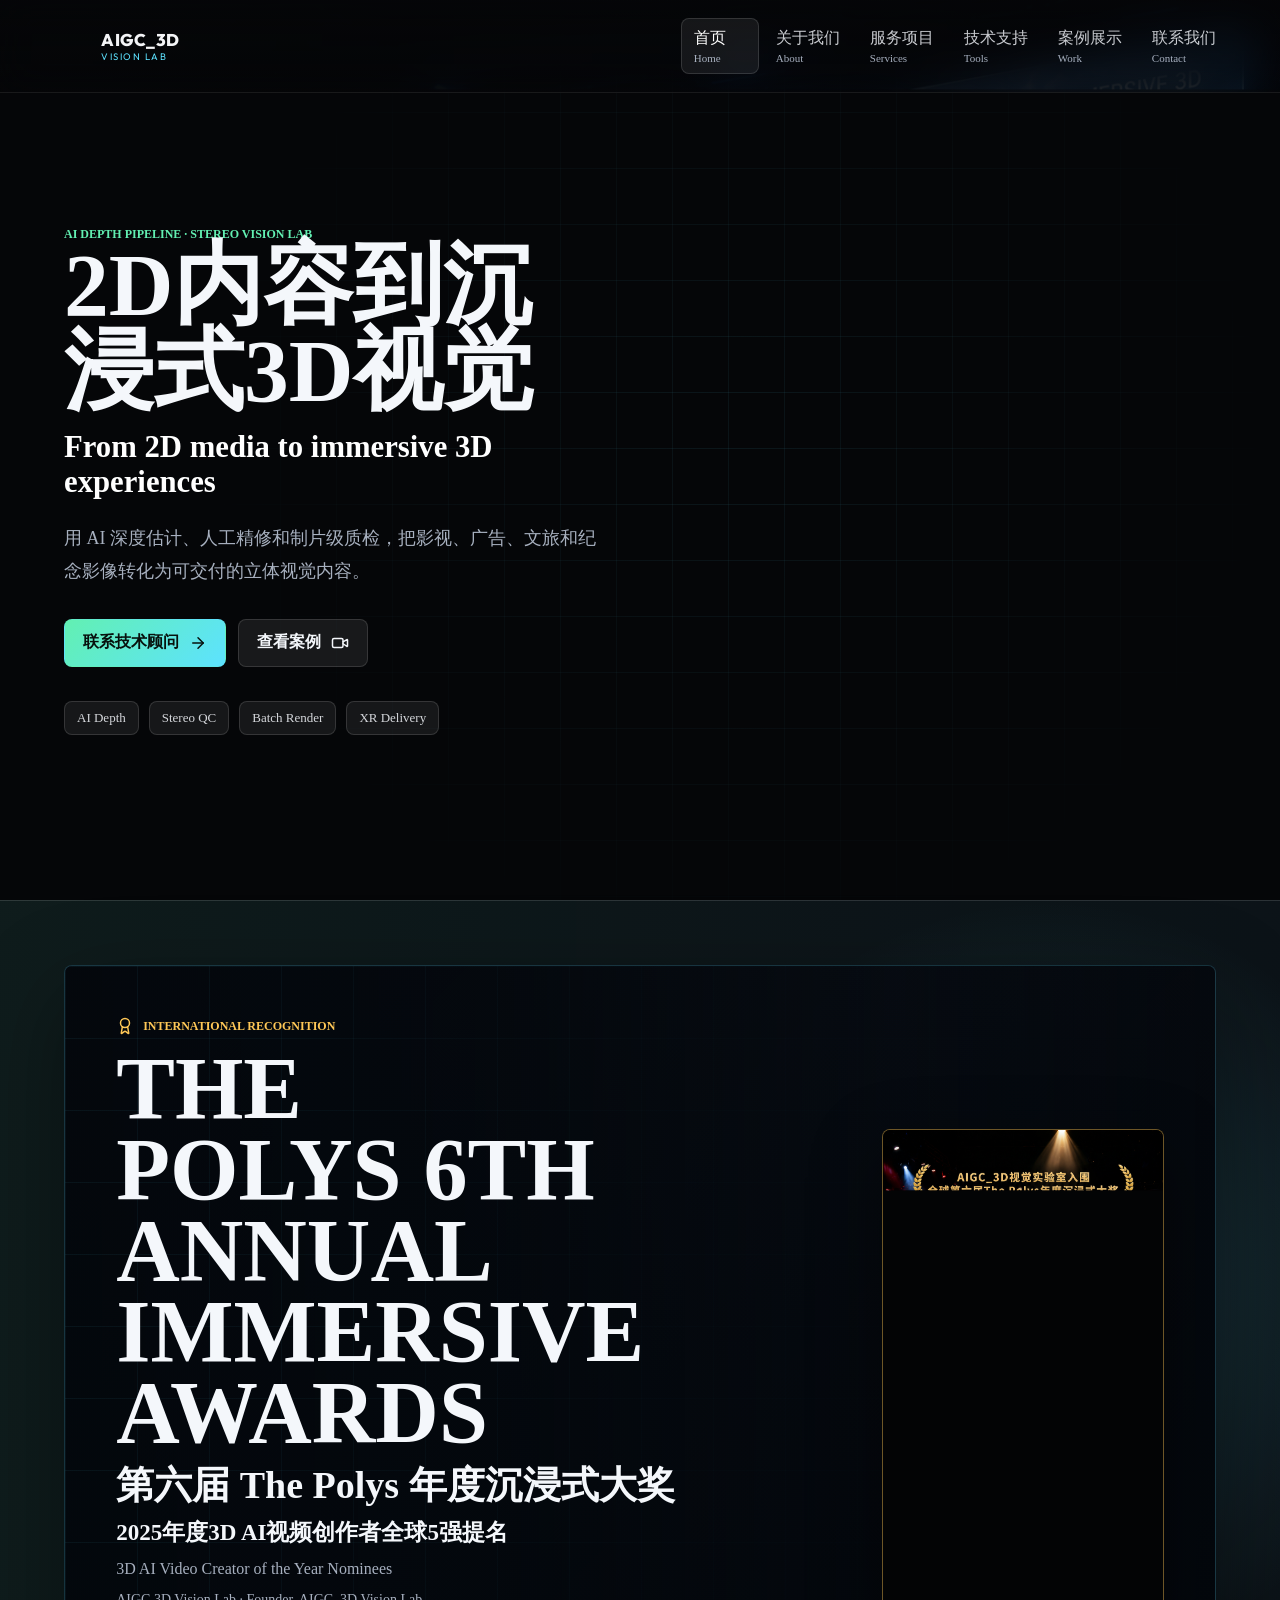
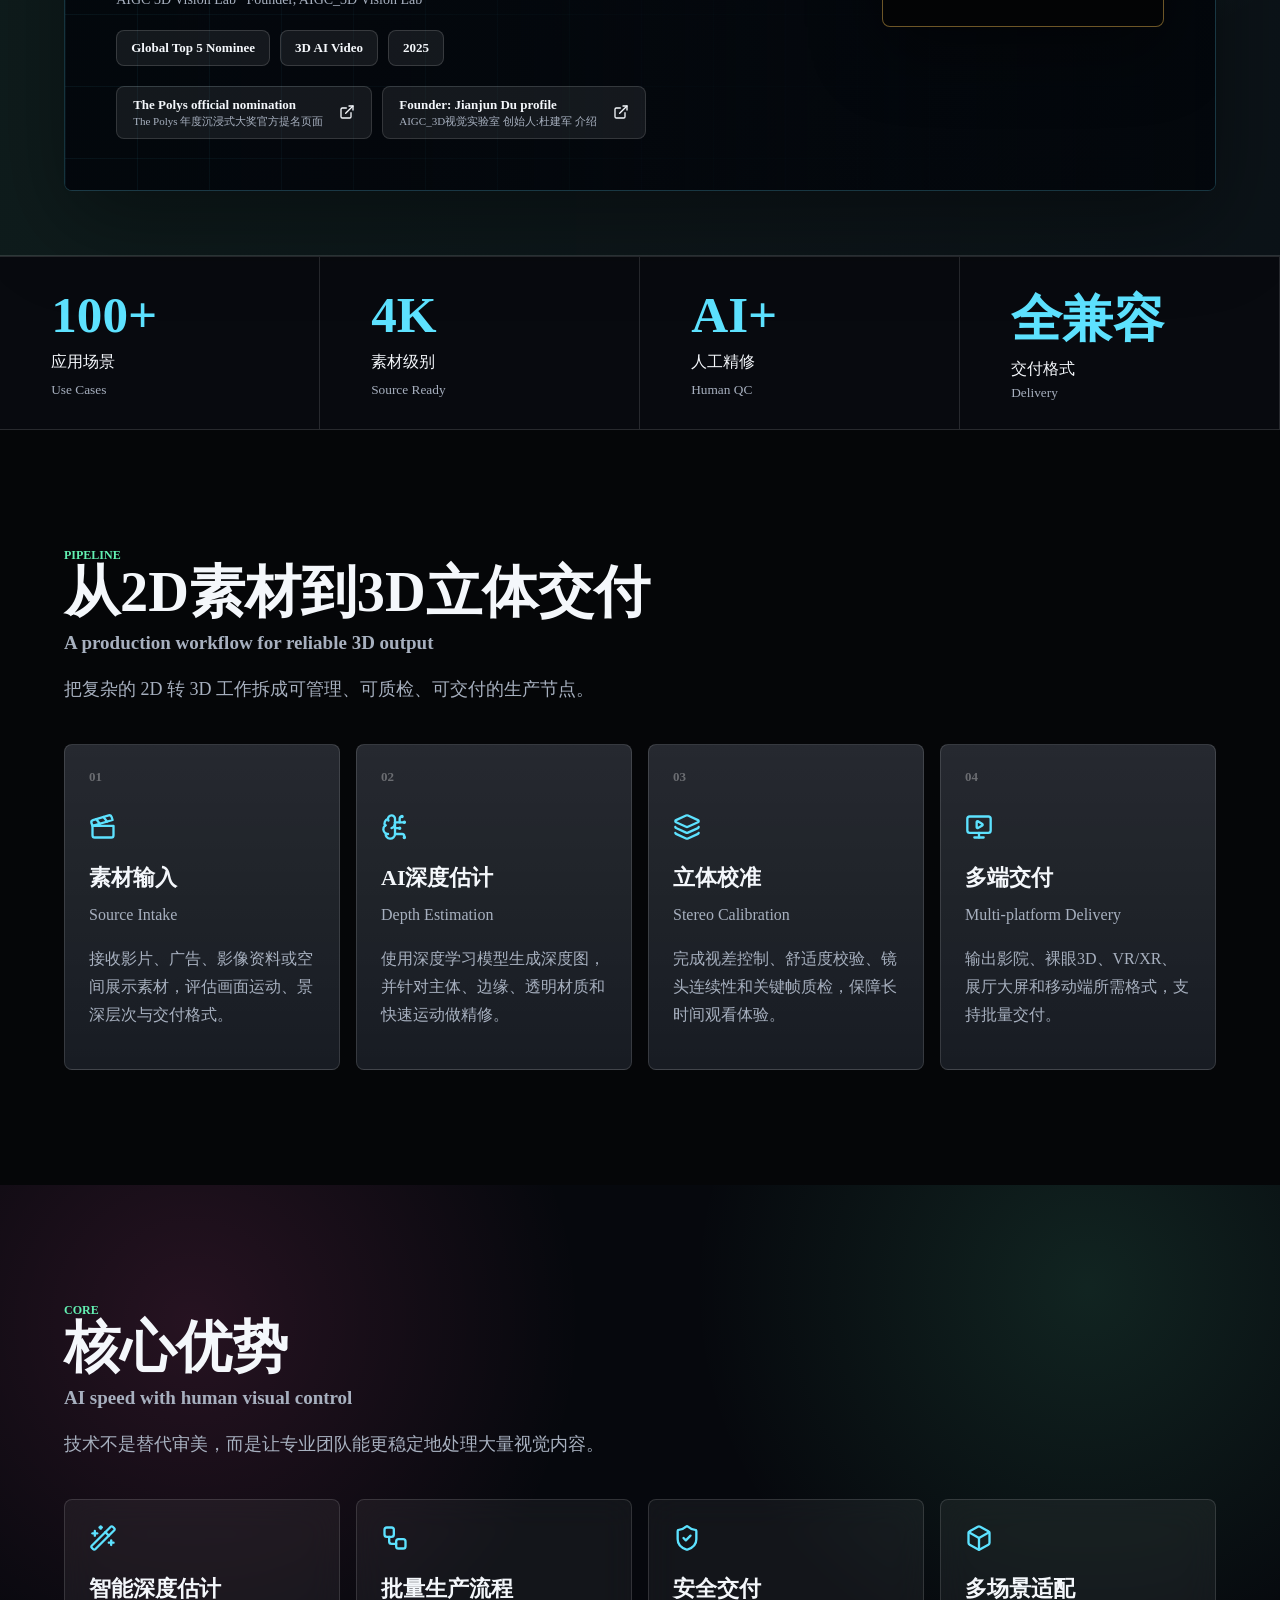
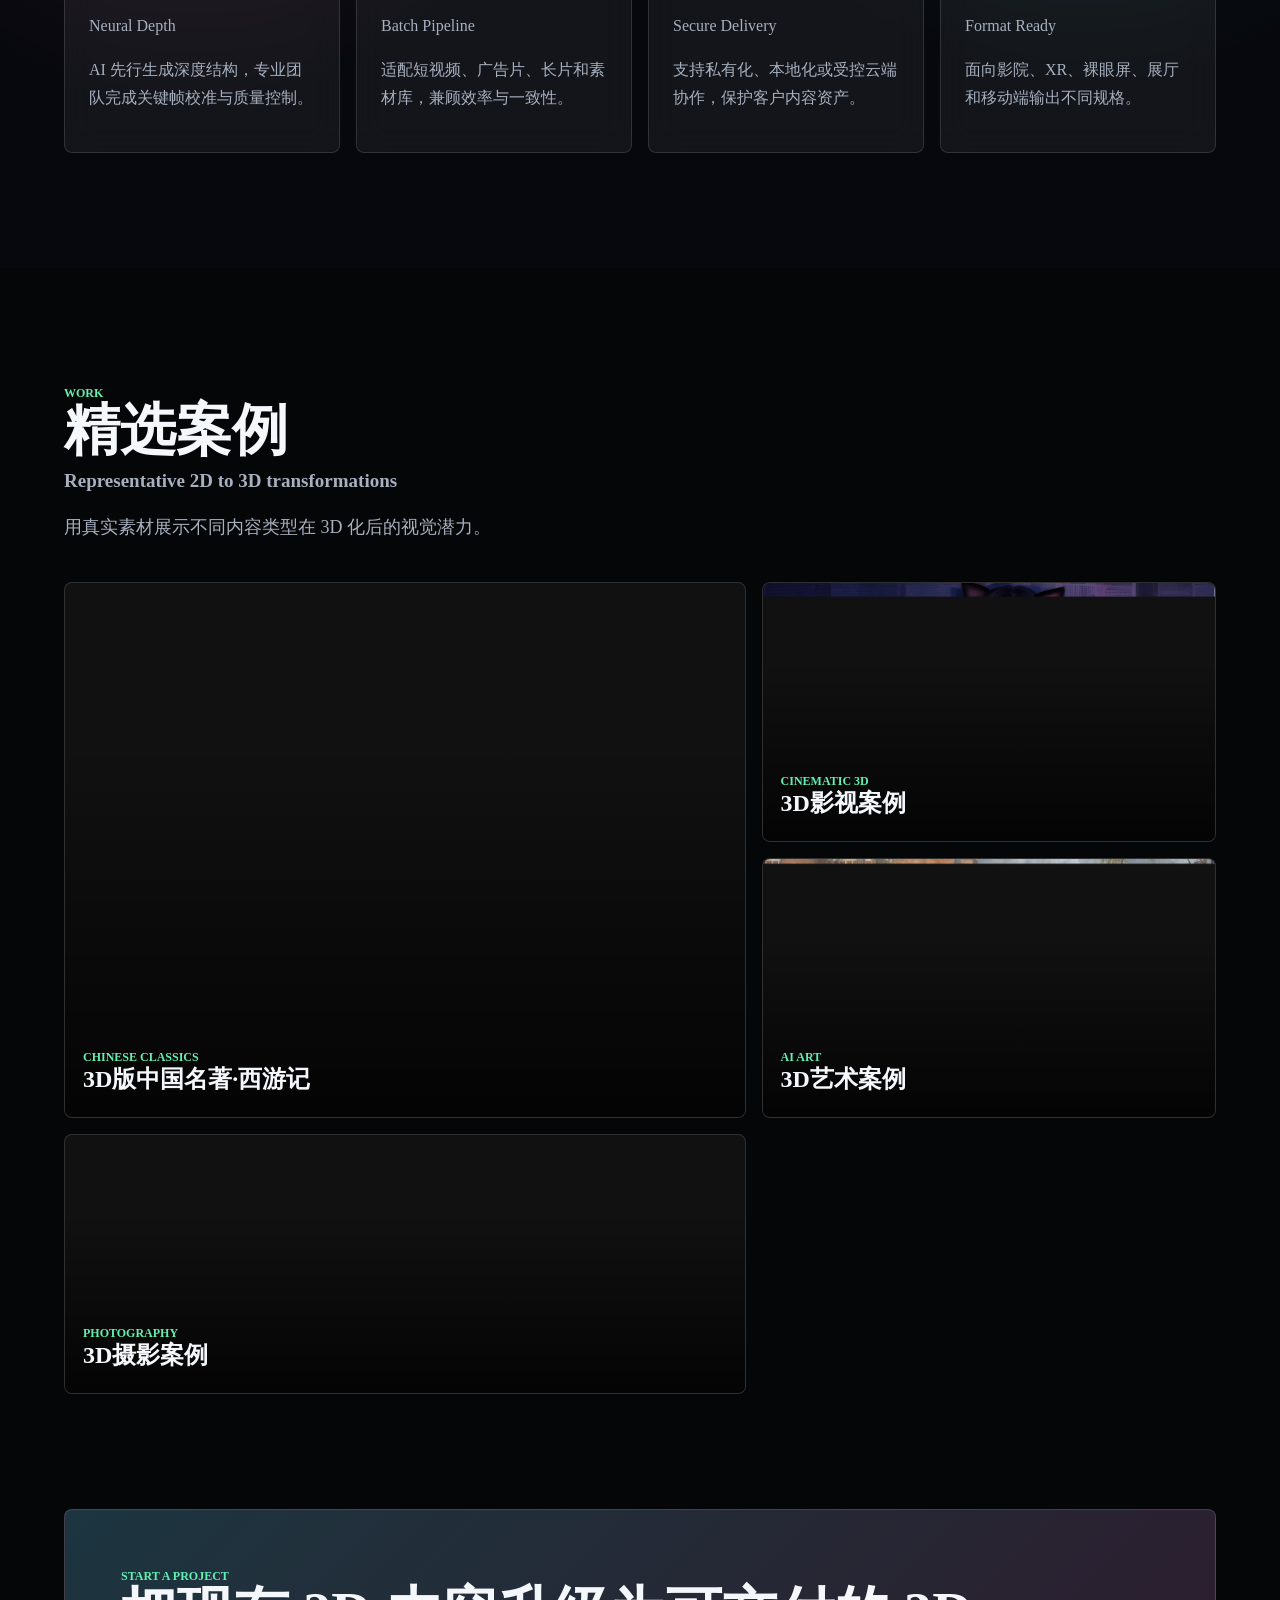
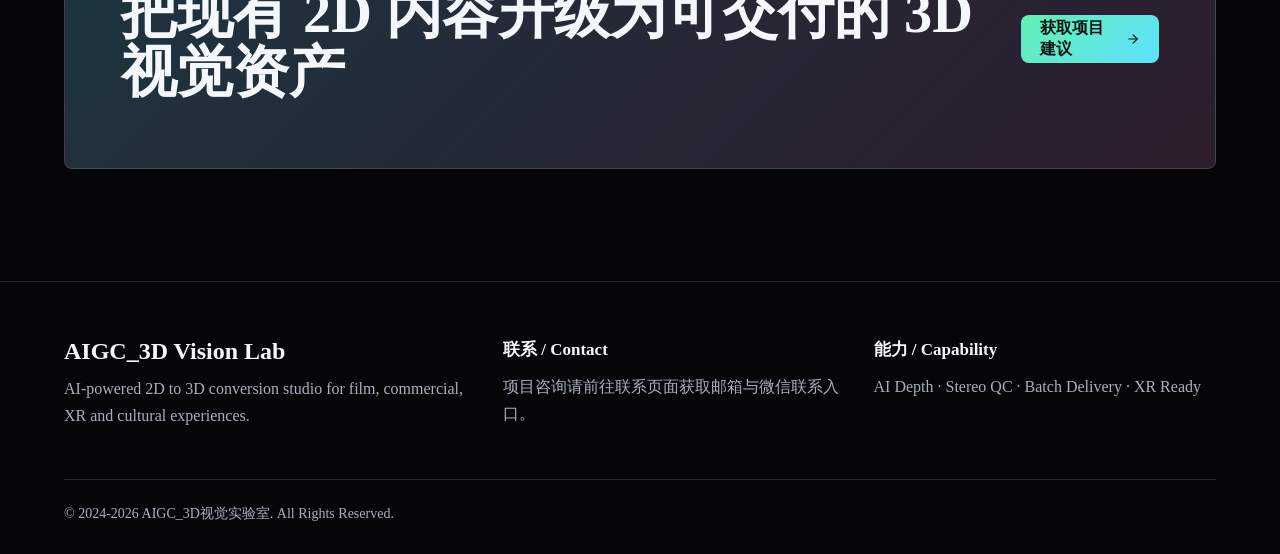
<file: index.html>
<!doctype html>
<html lang="zh-CN">
  <head>
    <meta charset="UTF-8" />
    <meta name="viewport" content="width=device-width, initial-scale=1.0" />
    <meta name="description" content="AIGC_3D视觉实验室提供 AI 驱动的 2D 转 3D 视觉解决方案，服务影视、广告、XR、文旅与纪念影像。" />
    <meta name="keywords" content="AIGC,3D视觉,2D转3D,AI深度估计,立体视觉,XR内容" />
    <title>AIGC_3D视觉实验室 - AI 2D转3D视觉解决方案</title>
    <script type="module" crossorigin src="/assets/main-BFv3DMLG.js"></script>
    <link rel="stylesheet" crossorigin href="/assets/main-Bm9Jtsn-.css">
  </head>
  <body>
    <div id="root"></div>
  </body>
</html>
</file>
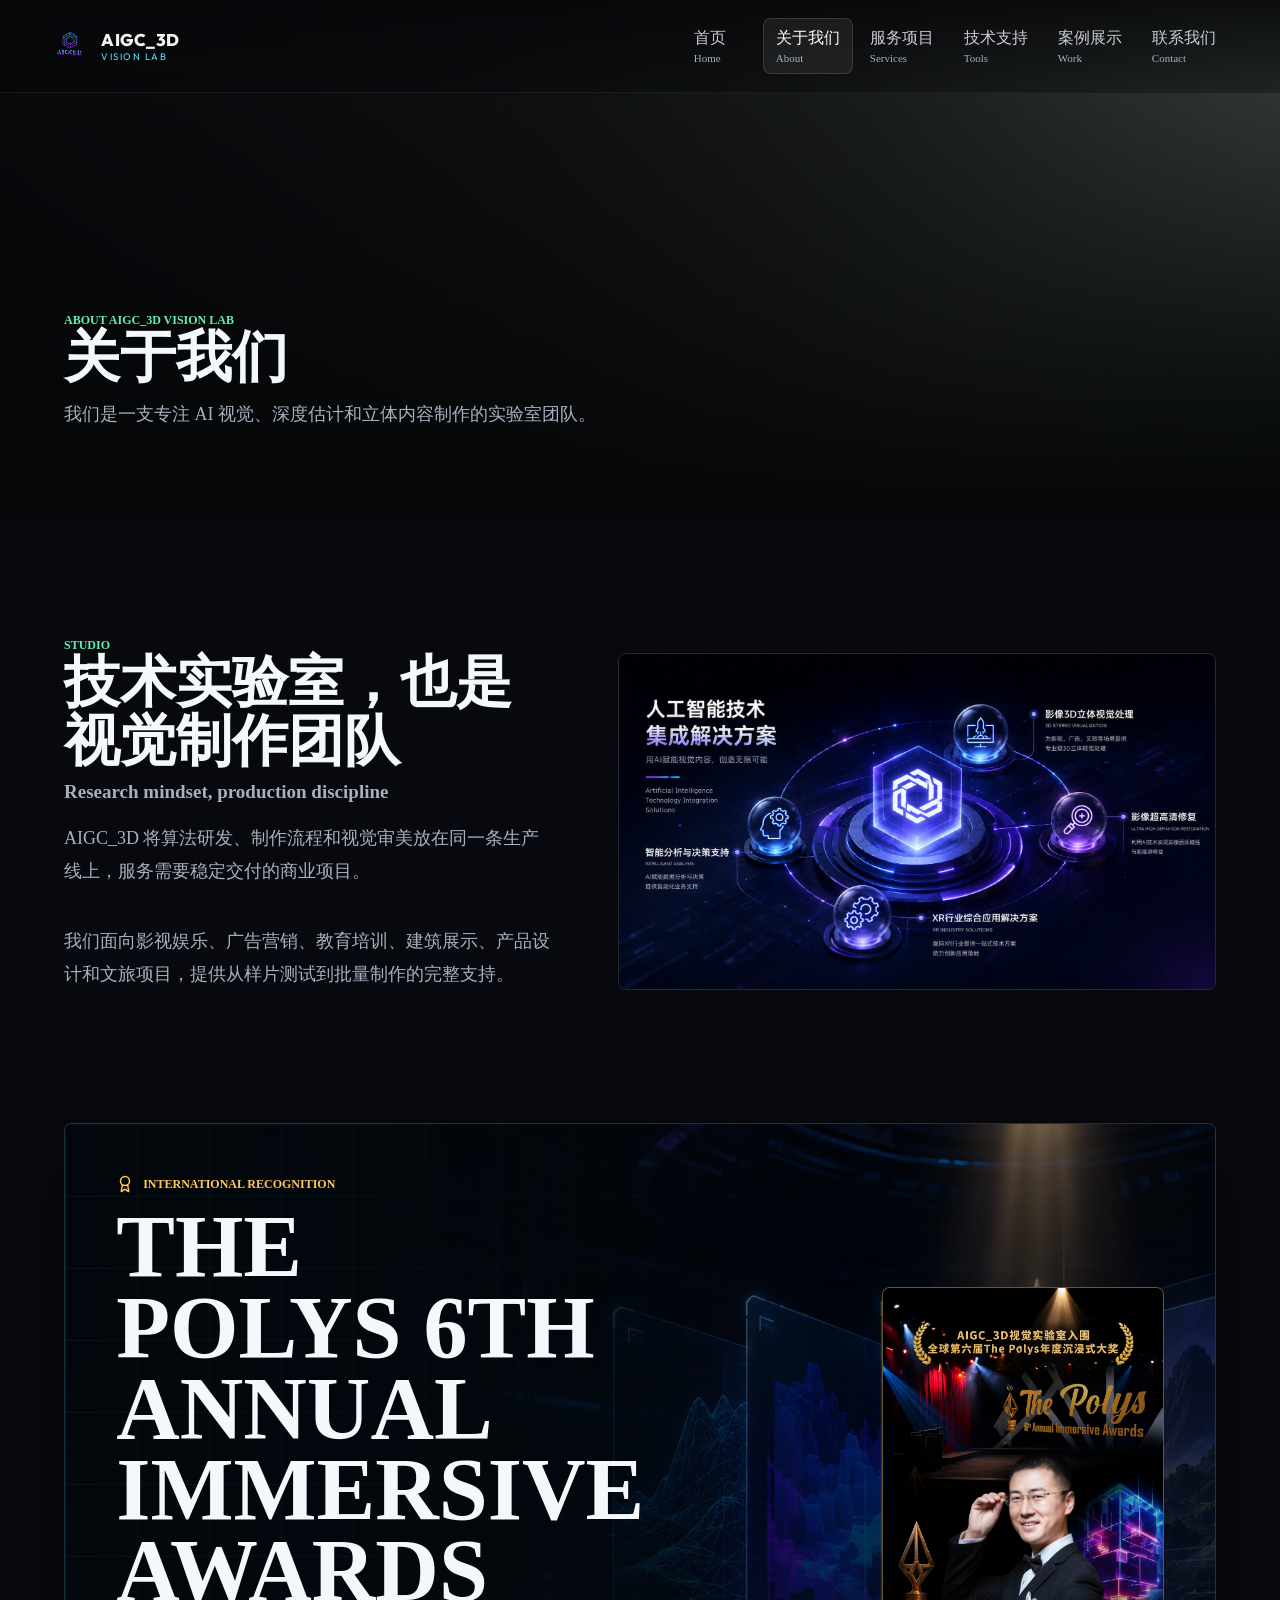
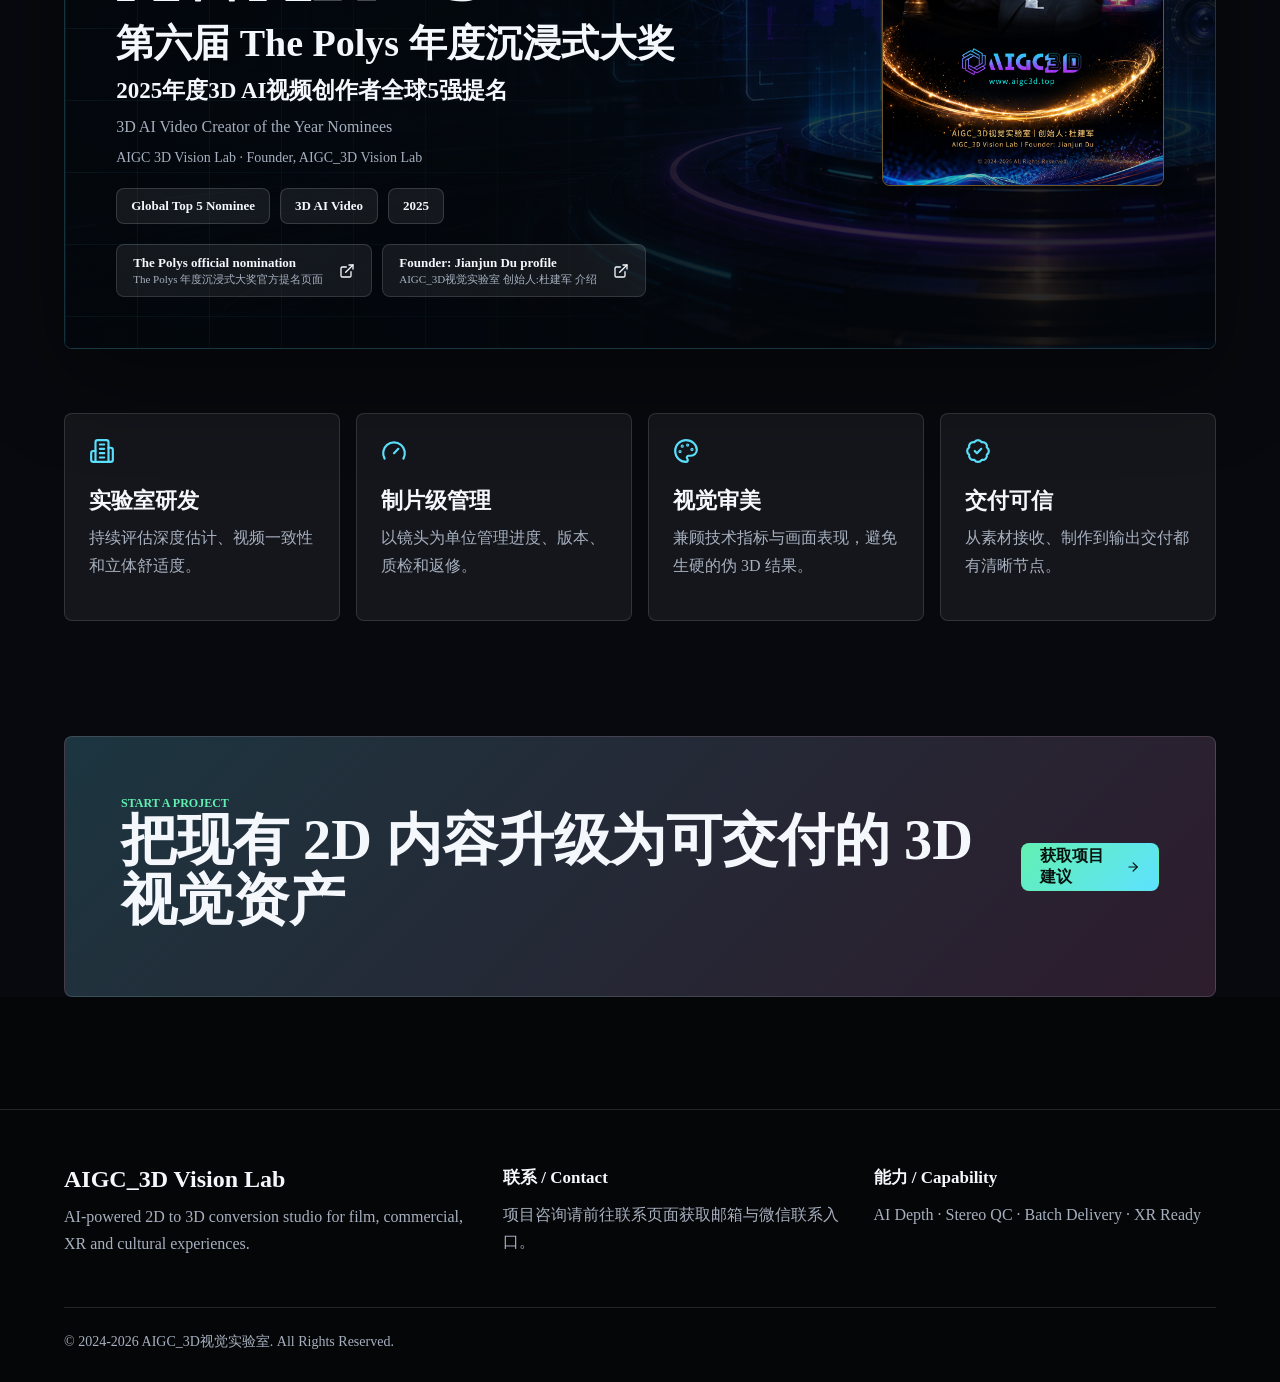
<file: about.html>
<!doctype html>
<html lang="zh-CN">
  <head>
    <meta charset="UTF-8" />
    <meta name="viewport" content="width=device-width, initial-scale=1.0" />
    <meta name="description" content="了解 AIGC_3D视觉实验室：专注 AI 深度估计、2D 转 3D 制作和立体视觉交付的技术团队。" />
    <title>关于我们 - AIGC_3D视觉实验室</title>
    <script type="module" crossorigin src="/assets/main-BFv3DMLG.js"></script>
    <link rel="stylesheet" crossorigin href="/assets/main-Bm9Jtsn-.css">
  </head>
  <body>
    <div id="root"></div>
  </body>
</html>
</file>
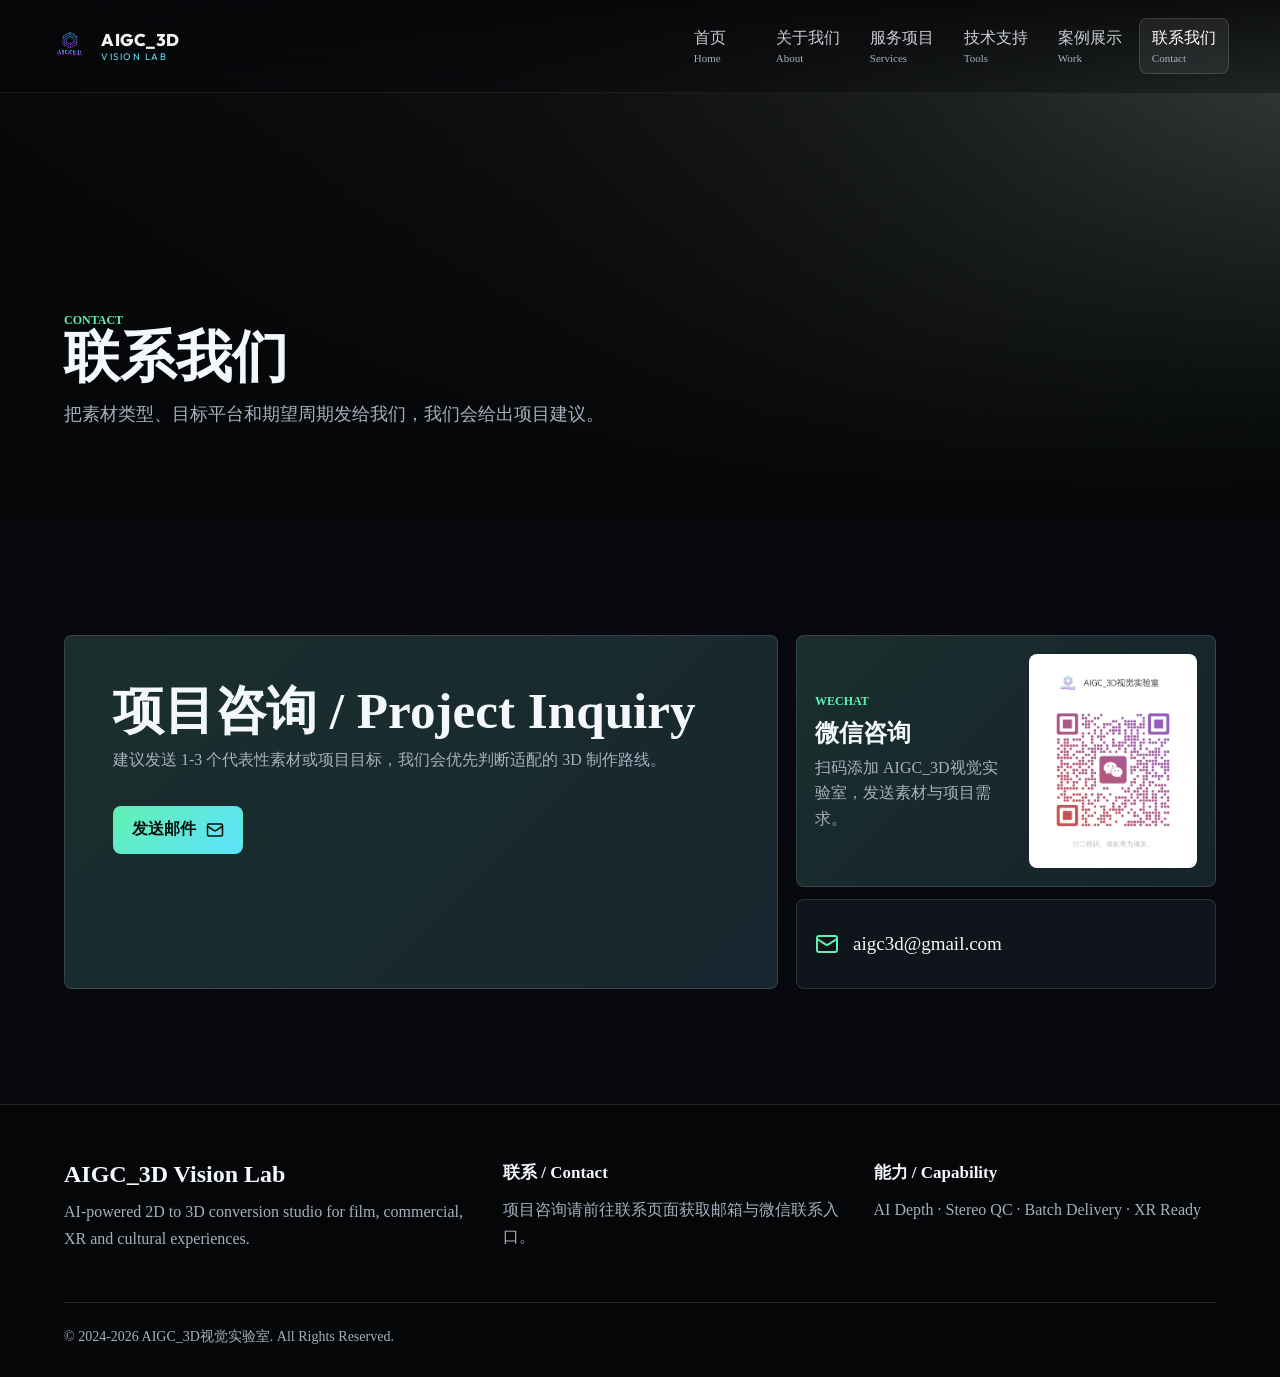
<file: contact.html>
<!doctype html>
<html lang="zh-CN">
  <head>
    <meta charset="UTF-8" />
    <meta name="viewport" content="width=device-width, initial-scale=1.0" />
    <meta name="description" content="联系 AIGC_3D视觉实验室，咨询 AI 2D 转 3D 项目、影视转制、广告视觉和 XR 内容制作。" />
    <title>联系我们 - AIGC_3D视觉实验室</title>
    <script type="module" crossorigin src="/assets/main-BFv3DMLG.js"></script>
    <link rel="stylesheet" crossorigin href="/assets/main-Bm9Jtsn-.css">
  </head>
  <body>
    <div id="root"></div>
  </body>
</html>
</file>
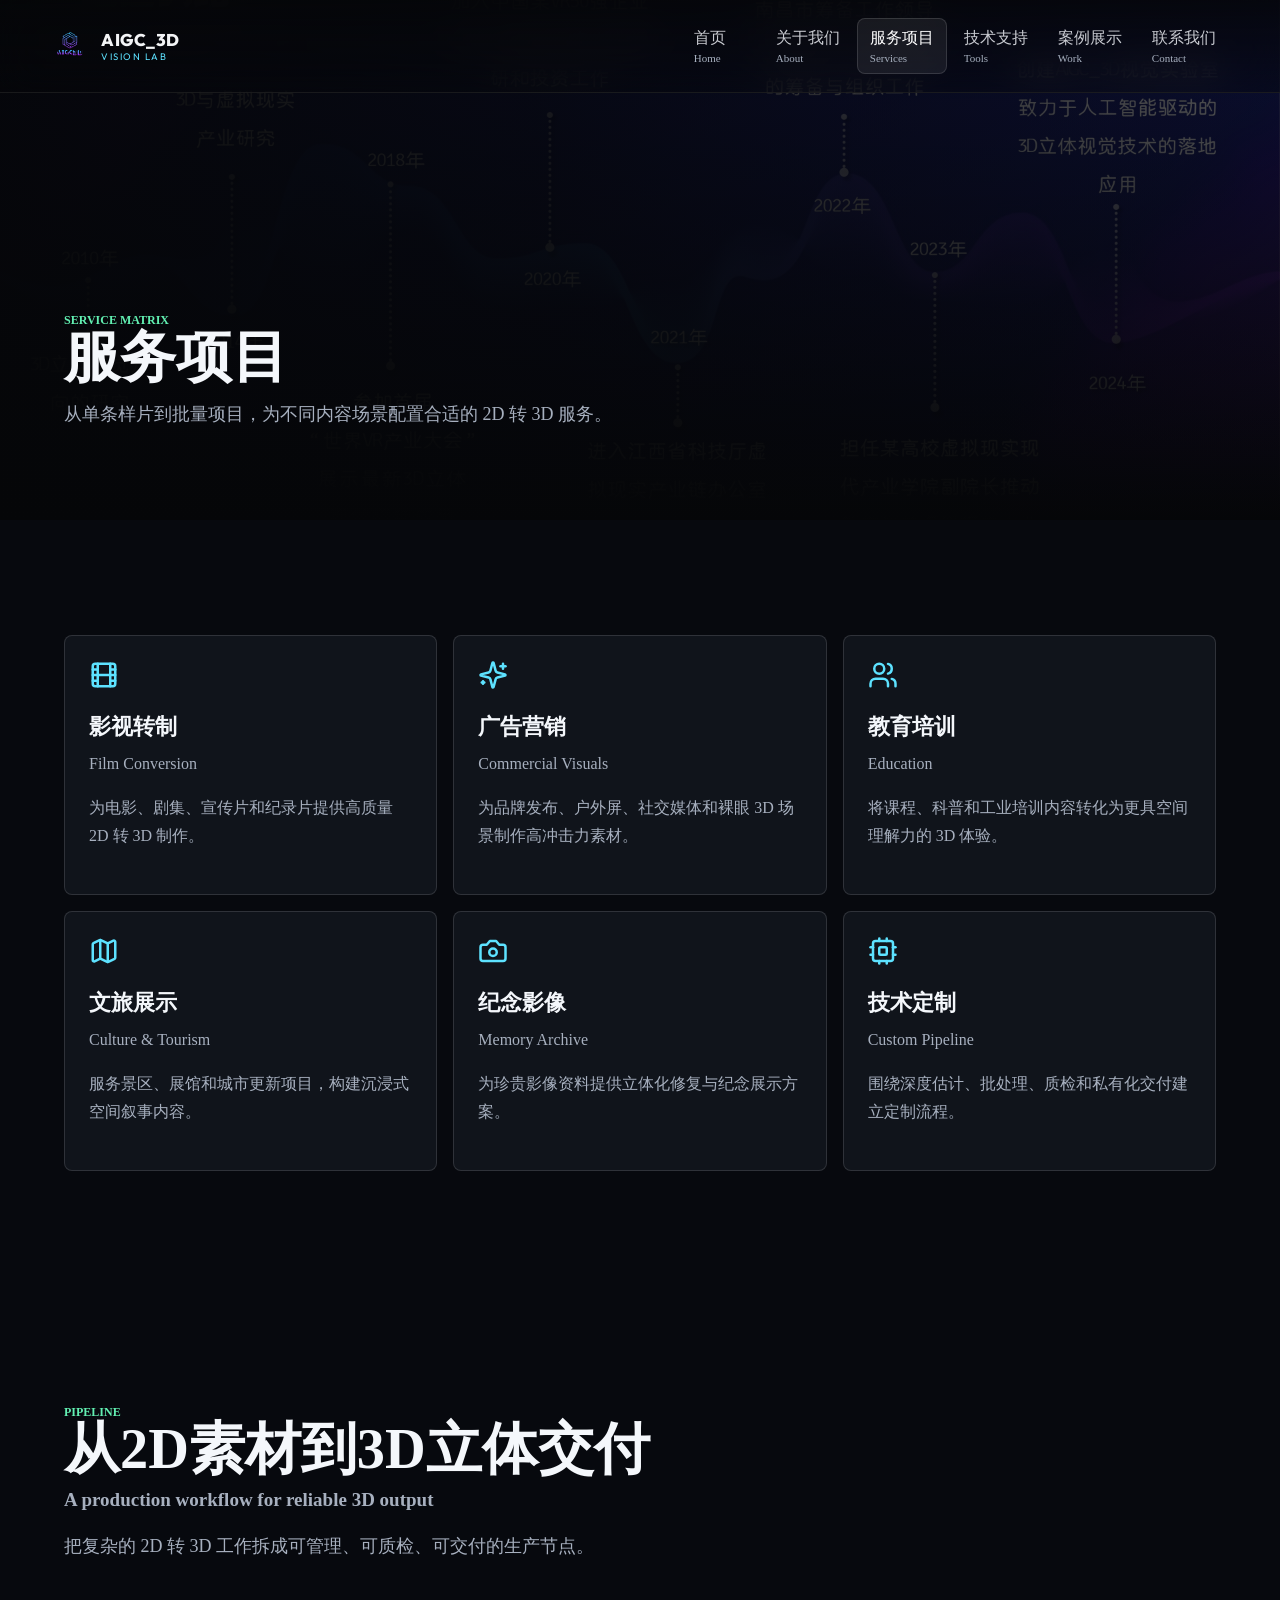
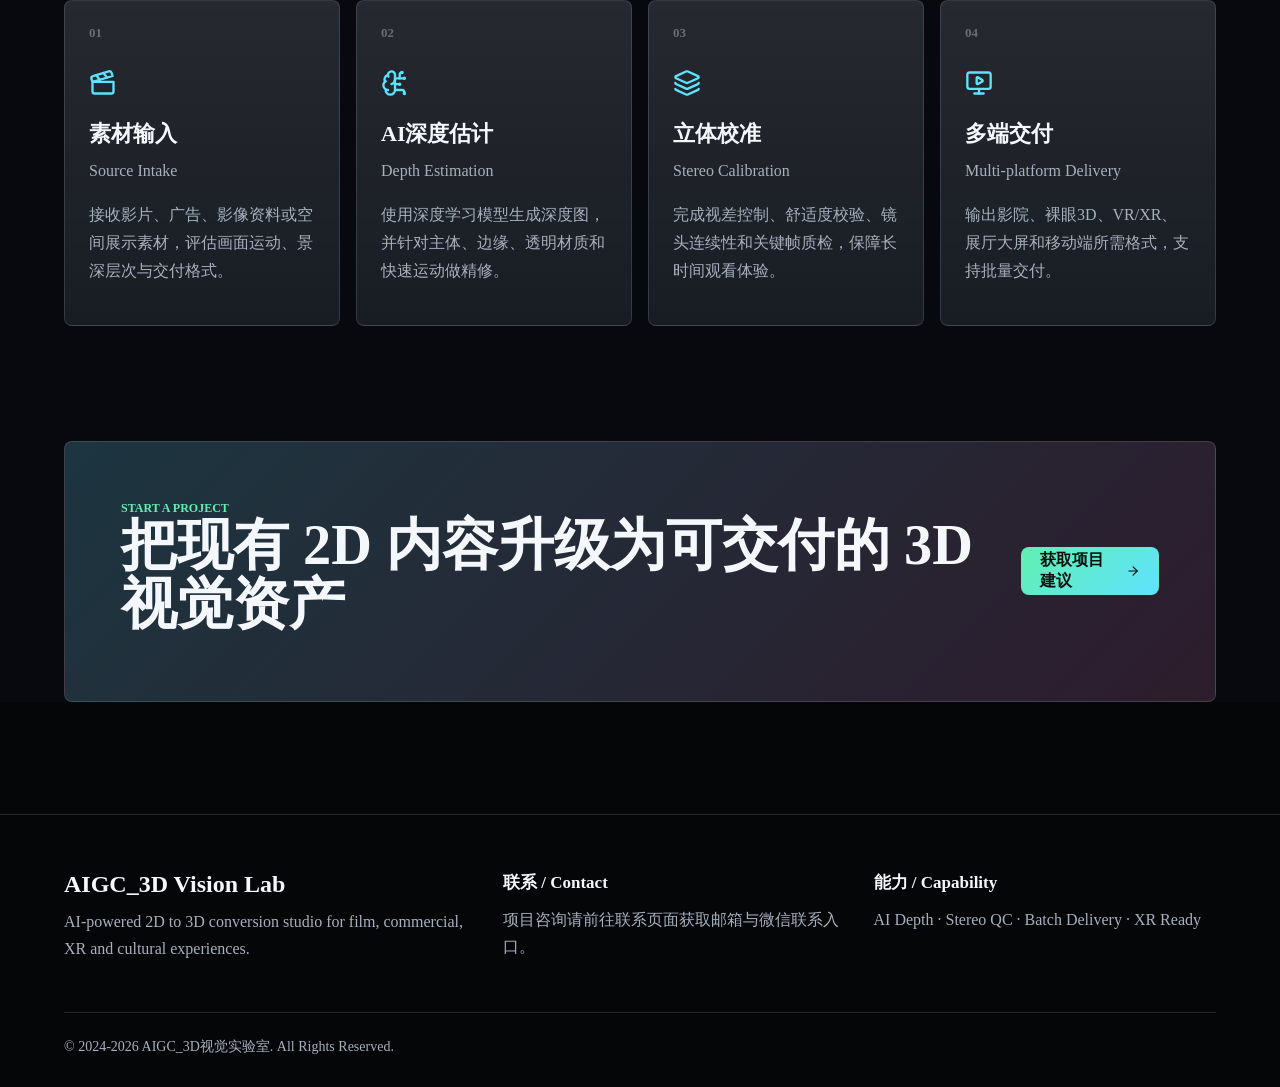
<file: services.html>
<!doctype html>
<html lang="zh-CN">
  <head>
    <meta charset="UTF-8" />
    <meta name="viewport" content="width=device-width, initial-scale=1.0" />
    <meta name="description" content="AIGC_3D视觉实验室服务项目：影视转制、广告营销、教育培训、文旅展示、纪念影像和技术定制。" />
    <title>服务项目 - AIGC_3D视觉实验室</title>
    <script type="module" crossorigin src="/assets/main-BFv3DMLG.js"></script>
    <link rel="stylesheet" crossorigin href="/assets/main-Bm9Jtsn-.css">
  </head>
  <body>
    <div id="root"></div>
  </body>
</html>
</file>
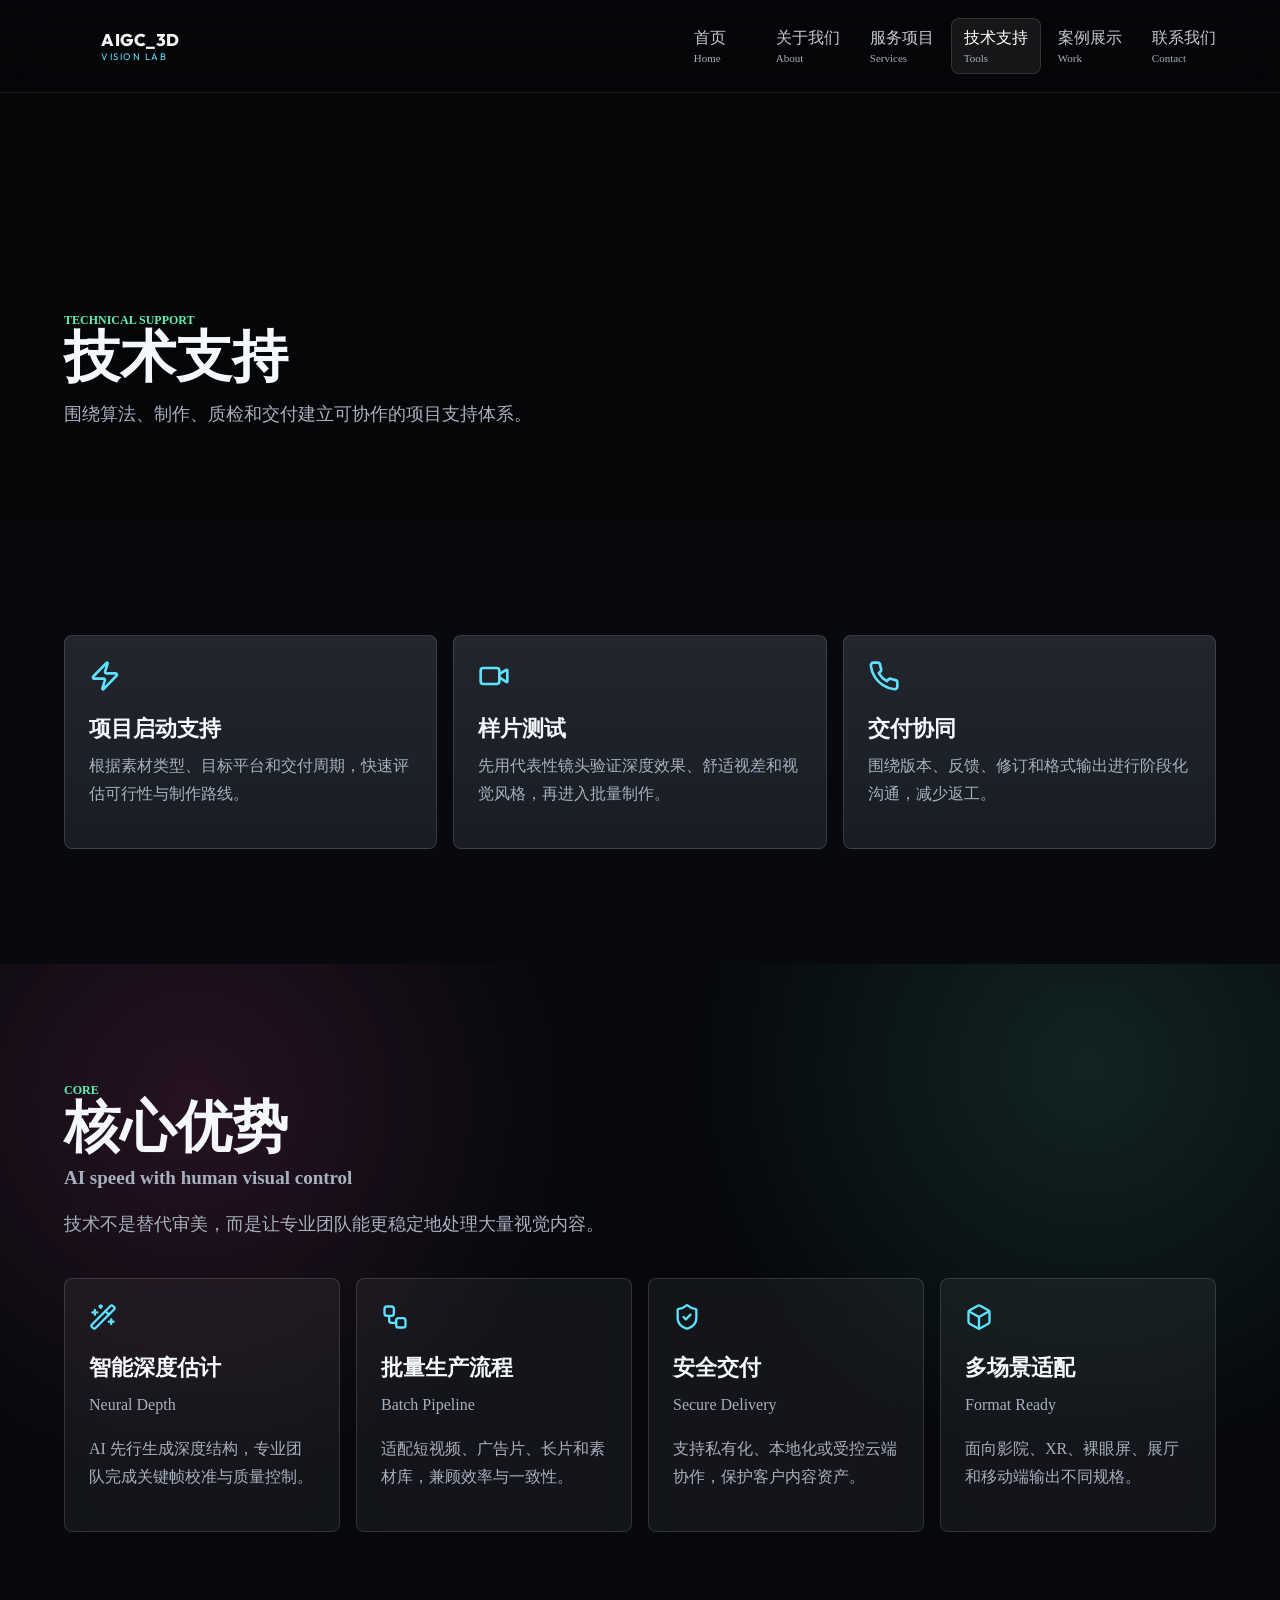
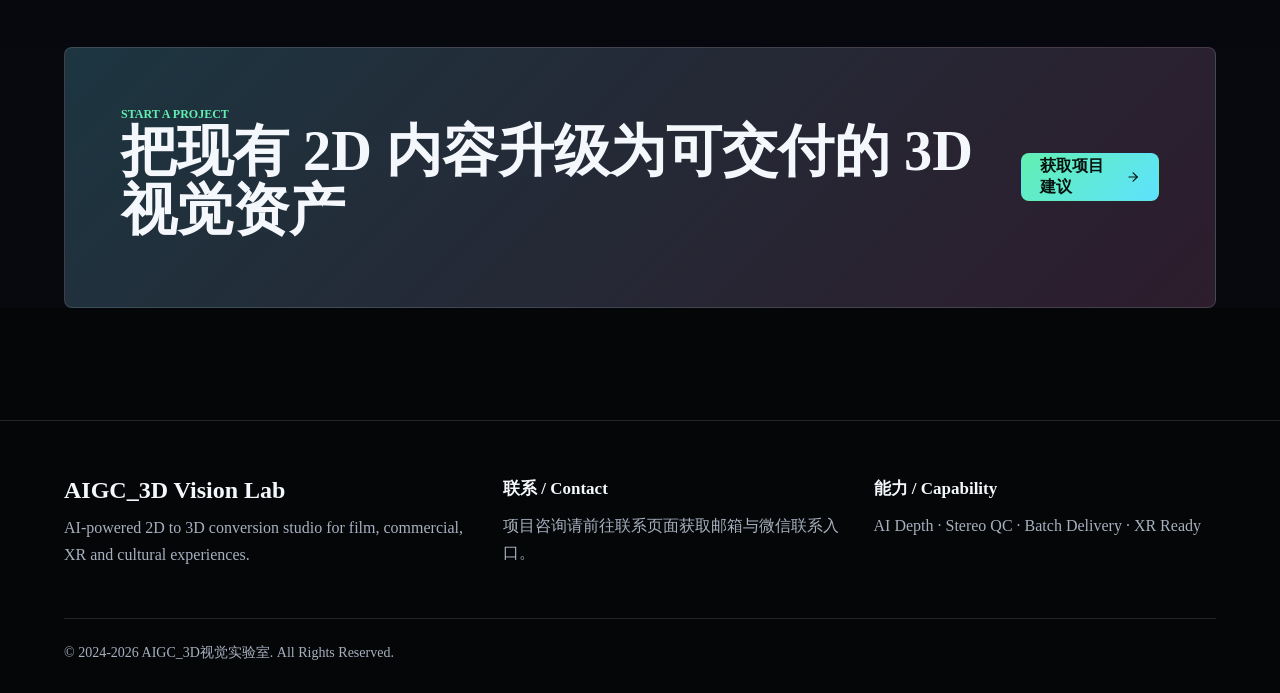
<file: tools.html>
<!doctype html>
<html lang="zh-CN">
  <head>
    <meta charset="UTF-8" />
    <meta name="viewport" content="width=device-width, initial-scale=1.0" />
    <meta name="description" content="AIGC_3D视觉实验室技术支持：样片测试、流程评估、质检协同和多端交付支持。" />
    <title>技术支持 - AIGC_3D视觉实验室</title>
    <script type="module" crossorigin src="/assets/main-BFv3DMLG.js"></script>
    <link rel="stylesheet" crossorigin href="/assets/main-Bm9Jtsn-.css">
  </head>
  <body>
    <div id="root"></div>
  </body>
</html>
</file>
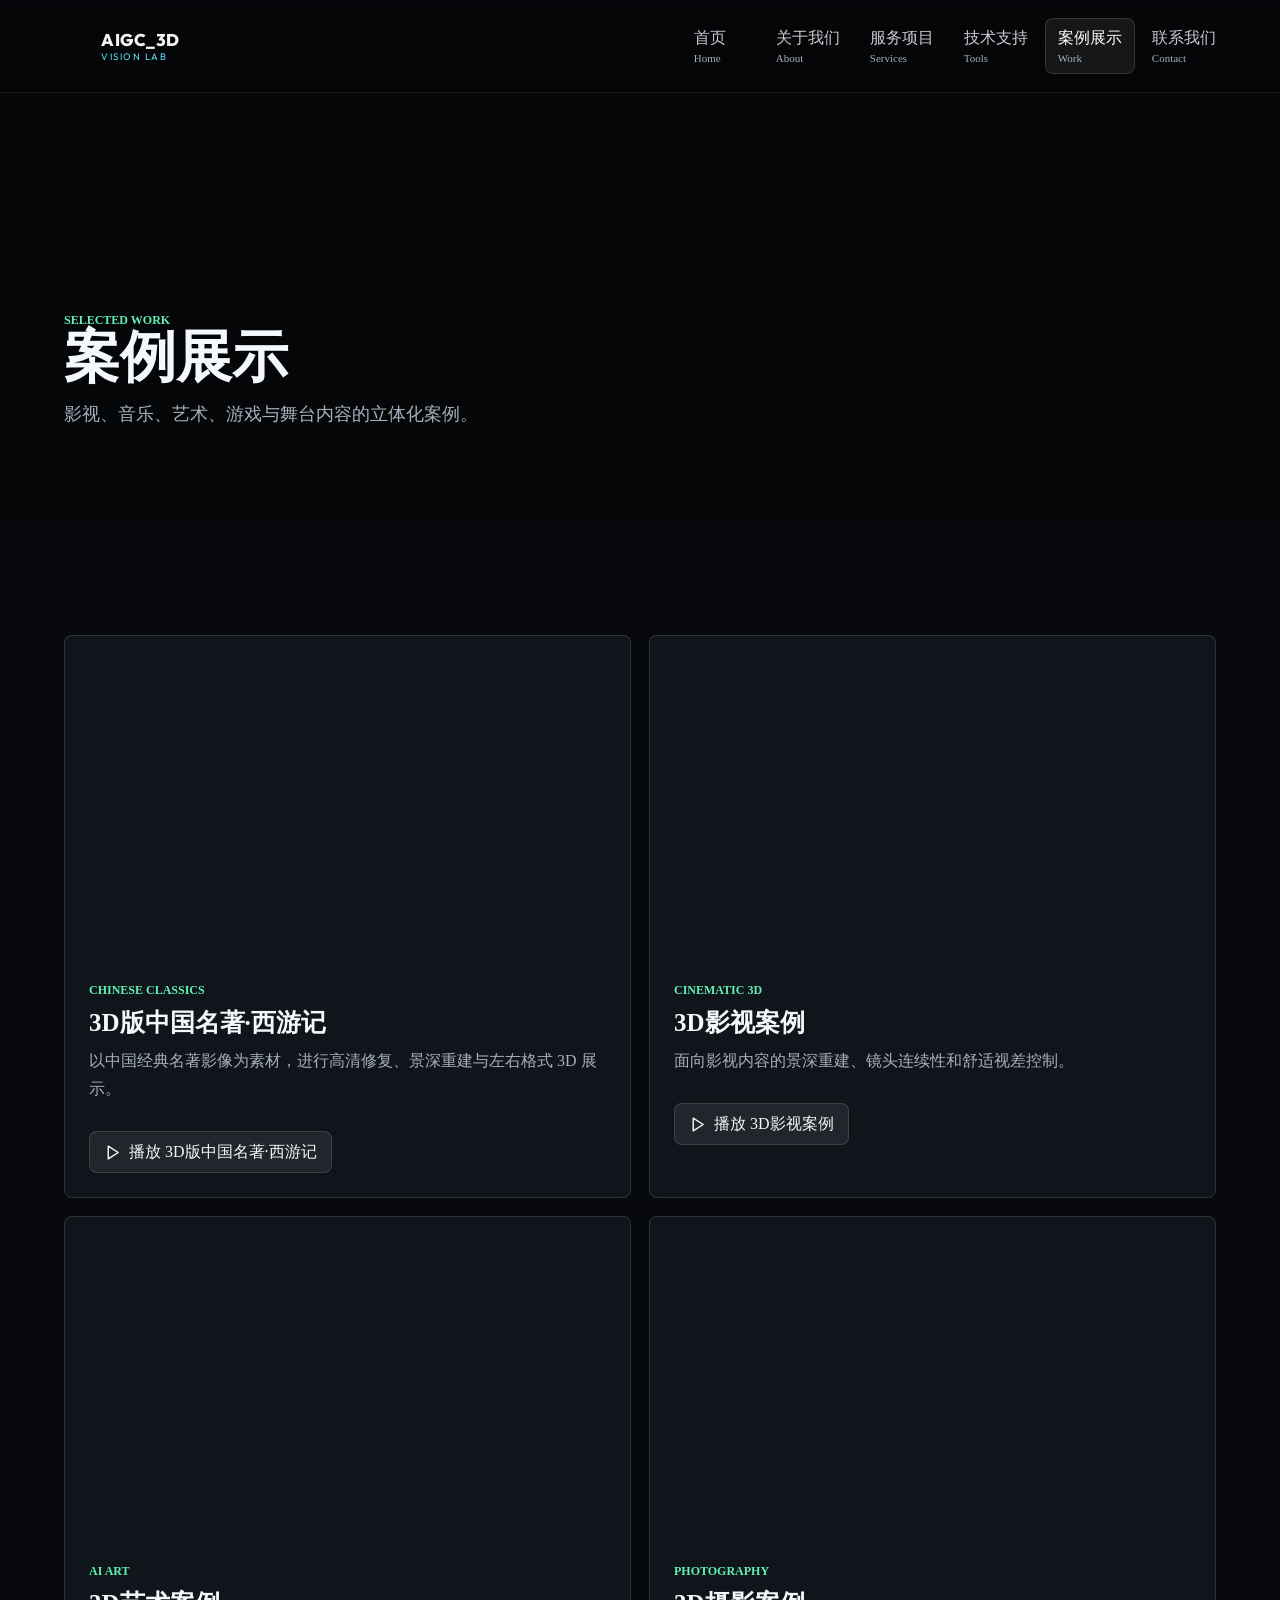
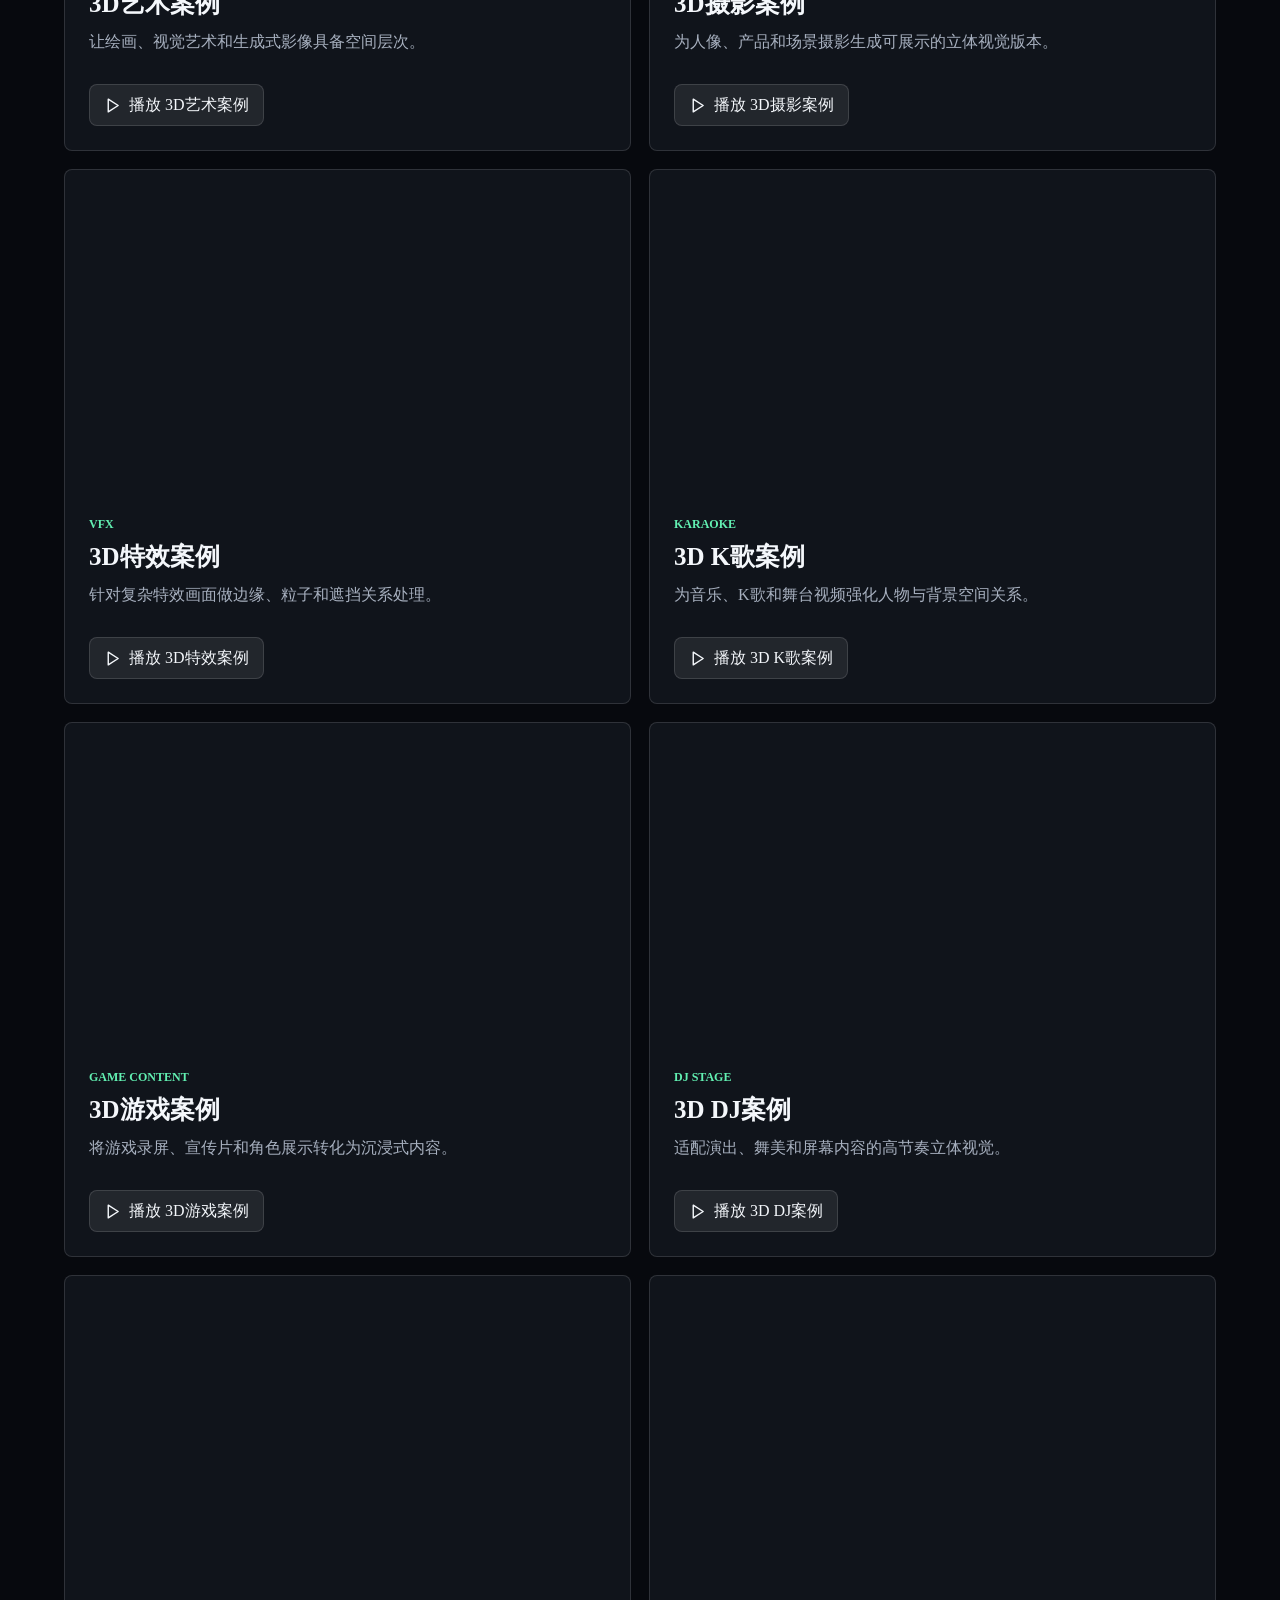
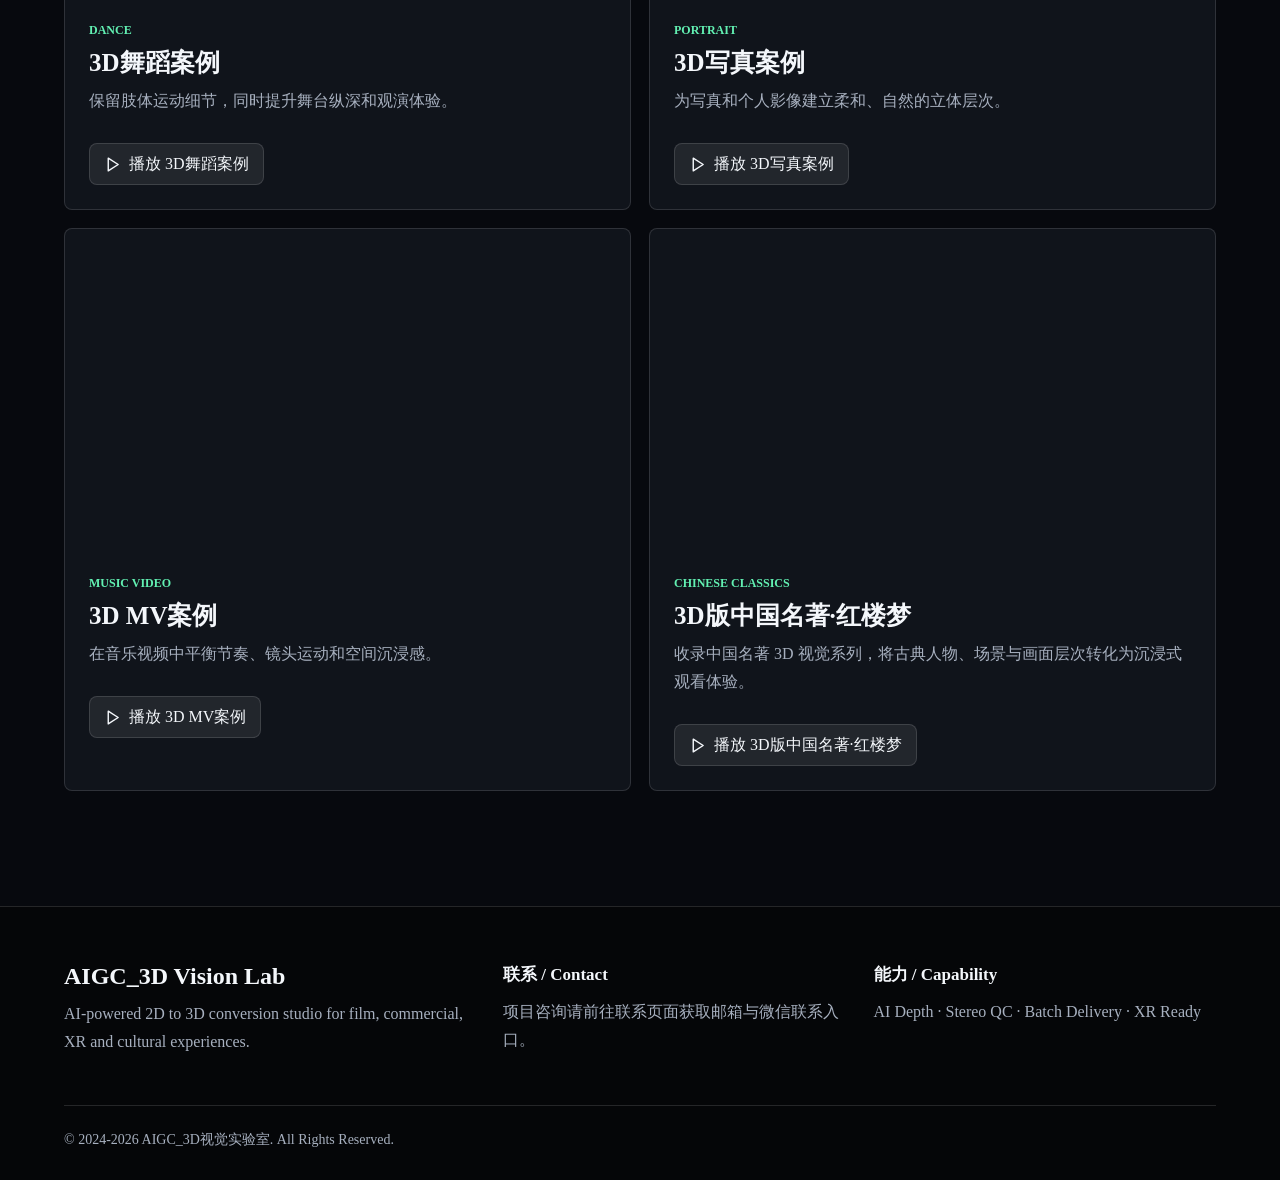
<file: work.html>
<!doctype html>
<html lang="zh-CN">
  <head>
    <meta charset="UTF-8" />
    <meta name="viewport" content="width=device-width, initial-scale=1.0" />
    <meta name="description" content="AIGC_3D视觉实验室案例展示：影视、艺术、摄影、特效、K歌、游戏、DJ、舞蹈、写真和 MV 的 3D 转换案例。" />
    <title>案例展示 - AIGC_3D视觉实验室</title>
    <script type="module" crossorigin src="/assets/main-BFv3DMLG.js"></script>
    <link rel="stylesheet" crossorigin href="/assets/main-Bm9Jtsn-.css">
  </head>
  <body>
    <div id="root"></div>
  </body>
</html>
</file>
<file: assets/main-Bm9Jtsn-.css>
@import"https://fonts.googleapis.com/css2?family=Outfit:wght@400;700;800;900&display=swap";.mobile-layout{min-height:100vh;background:#03070c;color:#f3f4f6;font-family:system-ui,-apple-system,sans-serif;overflow-x:hidden}.mobile-header{position:fixed;top:0;left:0;width:100%;height:64px;display:flex;align-items:center;justify-content:space-between;padding:0 20px;z-index:1010;background:#03070cd1;backdrop-filter:blur(16px);-webkit-backdrop-filter:blur(16px);border-bottom:1px solid rgba(93,226,255,.08)}.mobile-header .brand{display:flex;align-items:center;gap:10px;text-decoration:none;color:inherit}.mobile-header .brand img{height:32px;width:auto}.mobile-header .brand span{display:flex;flex-direction:column;justify-content:center;gap:1px}.mobile-header .brand strong{font-family:Outfit,sans-serif;font-size:16px;font-weight:800;letter-spacing:.5px;line-height:1.1;color:#f3f4f6}.mobile-header .brand small{display:block!important;font-family:Outfit,sans-serif;font-size:9px;color:#5de2ff;text-transform:uppercase;letter-spacing:1.5px;line-height:1}.mobile-nav-toggle{background:none;border:none;color:#f3f4f6;padding:8px;cursor:pointer;display:flex;align-items:center;justify-content:center;border-radius:50%;transition:background .3s ease}.mobile-nav-toggle:active{background:#5de2ff1a}.mobile-nav-toggle svg{transition:transform .3s cubic-bezier(.16,1,.3,1)}.mobile-nav-toggle.open svg{transform:rotate(90deg)}.mobile-menu-drawer{position:fixed;top:0;right:0;bottom:0;left:0;z-index:1005;background:#03070cfb;backdrop-filter:blur(20px);-webkit-backdrop-filter:blur(20px);display:flex;flex-direction:column;justify-content:flex-start;padding:110px 40px 40px;transform:translateY(-100%);opacity:0;transition:transform .5s cubic-bezier(.16,1,.3,1),opacity .4s ease;pointer-events:none}.mobile-menu-drawer.open{transform:translateY(0);opacity:1;pointer-events:all}.mobile-menu-links{display:flex;flex-direction:column;gap:28px}.mobile-menu-links a{display:flex;flex-direction:column;text-decoration:none;color:#f3f4f6;transition:transform .4s cubic-bezier(.16,1,.3,1),opacity .4s ease,color .3s ease;transform:translateY(20px);opacity:0}.mobile-menu-drawer.open .mobile-menu-links a{transform:translateY(0);opacity:1}.mobile-menu-drawer.open .mobile-menu-links a:nth-child(1){transition:all .5s cubic-bezier(.16,1,.3,1) .08s}.mobile-menu-drawer.open .mobile-menu-links a:nth-child(2){transition:all .5s cubic-bezier(.16,1,.3,1) .12s}.mobile-menu-drawer.open .mobile-menu-links a:nth-child(3){transition:all .5s cubic-bezier(.16,1,.3,1) .16s}.mobile-menu-drawer.open .mobile-menu-links a:nth-child(4){transition:all .5s cubic-bezier(.16,1,.3,1) .2s}.mobile-menu-drawer.open .mobile-menu-links a:nth-child(5){transition:all .5s cubic-bezier(.16,1,.3,1) .24s}.mobile-menu-drawer.open .mobile-menu-links a:nth-child(6){transition:all .5s cubic-bezier(.16,1,.3,1) .28s}.mobile-menu-links a span{font-size:28px;font-weight:800}.mobile-menu-links a small{font-family:Outfit,sans-serif;font-size:13px;color:#5de2ff;text-transform:uppercase;margin-top:2px;letter-spacing:1px}.mobile-menu-links a.active span{color:#5de2ff}.mobile-page-shell{padding-top:64px}.mobile-hero{padding:48px 20px 32px;text-align:center;position:relative;border-bottom:1px solid rgba(93,226,255,.08);background:radial-gradient(circle at 50% 30%,rgba(93,226,255,.08),transparent 60%)}.mobile-hero h1{font-size:32px;line-height:1.1;font-weight:900;margin:12px 0;letter-spacing:-.5px}.mobile-hero .subtitle{font-family:Outfit,sans-serif;font-size:13px;color:#5de2ff;text-transform:uppercase;font-weight:800;letter-spacing:2px}.mobile-hero p{color:#9ca3af;font-size:15px;line-height:1.6;margin:16px auto 28px;max-width:320px}.mobile-hero-actions{display:flex;flex-direction:column;gap:12px;max-width:280px;margin:0 auto}.mobile-button{display:inline-flex;align-items:center;justify-content:center;gap:10px;height:48px;padding:0 20px;border-radius:8px;text-decoration:none;font-weight:700;font-size:15px;transition:all .3s ease}.mobile-button.primary{background:#5de2ff;color:#03070c}.mobile-button.primary:active{transform:scale(.97);background:#4cd1f0}.mobile-button.secondary{background:#ffffff0d;color:#f3f4f6;border:1px solid rgba(255,255,255,.1)}.mobile-button.secondary:active{transform:scale(.97);background:#ffffff1a}.mobile-hero-media{margin-top:36px;border-radius:12px;overflow:hidden;border:1px solid rgba(93,226,255,.12);box-shadow:0 20px 40px #0006}.mobile-hero-media img{width:100%;display:block}.mobile-section-heading{padding:36px 20px 16px;text-align:center}.mobile-section-heading span{font-family:Outfit,sans-serif;color:#5de2ff;text-transform:uppercase;font-size:12px;font-weight:800;letter-spacing:2px}.mobile-section-heading h2{font-size:26px;font-weight:900;margin:6px 0 10px}.mobile-section-heading p{color:#9ca3af;font-size:14px;line-height:1.5;margin:0 auto;max-width:320px}.mobile-metrics{display:grid;grid-template-columns:repeat(2,1fr);gap:12px;padding:12px 20px 36px}.mobile-metric-card{background:#ffffff08;border:1px solid rgba(93,226,255,.08);border-radius:8px;padding:16px;text-align:center}.mobile-metric-card strong{display:block;font-family:Outfit,sans-serif;font-size:28px;font-weight:900;color:#5de2ff}.mobile-metric-card span{display:block;font-size:12px;font-weight:700;margin-top:4px}.mobile-metric-card small{display:block;font-family:Outfit,sans-serif;font-size:9px;color:#9ca3af;margin-top:2px;text-transform:uppercase;letter-spacing:.5px}.mobile-award-section{padding:24px 20px}.mobile-award-card{background:linear-gradient(135deg,#0c1018fa,#04080db8);border:1px solid rgba(93,226,255,.16);border-radius:12px;padding:24px;position:relative;overflow:hidden;box-shadow:0 15px 35px #0000004d}.mobile-award-card:before{content:"";position:absolute;top:0;right:0;bottom:0;left:0;background:radial-gradient(circle at 90% 10%,rgba(93,226,255,.06),transparent 50%);pointer-events:none}.mobile-award-label{display:inline-flex;align-items:center;gap:6px;color:#ffc857;font-size:11px;font-weight:800;text-transform:uppercase;letter-spacing:1px}.mobile-award-card h2{font-size:24px;font-weight:900;margin:12px 0 6px;line-height:1.1;text-transform:uppercase}.mobile-award-card .award-title-zh{font-size:18px;font-weight:800;color:#f3f4f6;margin-bottom:4px}.mobile-award-card .award-title-cn{font-size:14px;color:#9ca3af;margin-bottom:12px}.mobile-award-card .award-category{font-size:13px;color:#5de2ff;font-weight:600;margin-bottom:4px}.mobile-award-card .award-note{font-size:12px;color:#9ca3af;margin-bottom:20px}.mobile-award-badges{display:flex;flex-wrap:wrap;gap:6px;margin-bottom:24px}.mobile-award-badges span{font-size:10px;font-weight:700;background:#ffffff0d;border:1px solid rgba(255,255,255,.1);padding:4px 10px;border-radius:4px}.mobile-award-links{display:flex;flex-direction:column;gap:8px;margin-bottom:24px}.mobile-award-links a{display:flex;align-items:center;justify-content:space-between;background:#ffffff08;border:1px solid rgba(255,255,255,.08);border-radius:6px;padding:10px 14px;text-decoration:none;color:#f3f4f6}.mobile-award-links .link-text{display:flex;flex-direction:column;align-items:flex-start;gap:1px}.mobile-award-links .link-text .en{font-size:12px;font-weight:700;line-height:1.2}.mobile-award-links .link-text .zh{font-size:10px;font-weight:500;color:#9ca3af;line-height:1.2}.mobile-award-proof{margin-top:16px;border-radius:8px;overflow:hidden;border:1px solid rgba(255,200,87,.3);box-shadow:0 10px 25px #0006}.mobile-award-proof img{width:100%;display:block}.mobile-process-section{padding:24px 20px}.mobile-process-steps{display:flex;flex-direction:column;gap:20px;margin-top:20px}.mobile-process-card{background:#ffffff05;border:1px solid rgba(93,226,255,.06);border-radius:8px;padding:20px;display:flex;gap:16px;align-items:flex-start}.mobile-process-num{font-family:Outfit,sans-serif;font-size:24px;font-weight:900;color:#5de2ff;line-height:1}.mobile-process-content h3{font-size:16px;font-weight:800;margin-bottom:4px}.mobile-process-content p{color:#9ca3af;font-size:13px;line-height:1.5}.mobile-capabilities-section{padding:24px 20px;background:#07090e}.mobile-capabilities-grid{display:flex;flex-direction:column;gap:14px;margin-top:16px}.mobile-capability-card{background:#ffffff08;border:1px solid rgba(93,226,255,.08);border-radius:8px;padding:20px;display:flex;gap:16px;align-items:center}.mobile-capability-icon{color:#5de2ff;background:#5de2ff14;padding:10px;border-radius:8px;display:flex;align-items:center;justify-content:center;flex-shrink:0}.mobile-capability-info h3{font-size:15px;font-weight:800;margin-bottom:2px}.mobile-capability-info p{color:#9ca3af;font-size:12px;line-height:1.4}.mobile-work-section{padding:24px 20px}.mobile-work-grid{display:flex;flex-direction:column;gap:16px;margin-top:16px}.mobile-work-card{position:relative;border-radius:10px;overflow:hidden;border:1px solid rgba(93,226,255,.08);aspect-ratio:16 / 9}.mobile-work-card img{width:100%;height:100%;object-fit:cover;display:block}.mobile-work-overlay{position:absolute;top:0;right:0;bottom:0;left:0;background:linear-gradient(0deg,rgba(3,7,12,.94) 0%,rgba(3,7,12,.4) 60%,transparent 100%);display:flex;flex-direction:column;justify-content:flex-end;padding:16px}.mobile-work-overlay h3{font-size:16px;font-weight:800;margin-bottom:2px}.mobile-work-overlay p{font-size:11px;color:#5de2ff;text-transform:uppercase;letter-spacing:.5px;font-weight:700}.mobile-work-play{position:absolute;top:50%;left:50%;transform:translate(-50%,-50%);background:#5de2ffe6;color:#03070c;width:44px;height:44px;border-radius:50%;display:flex;align-items:center;justify-content:center;border:none;cursor:pointer;box-shadow:0 8px 20px #5de2ff4d}.mobile-work-play:active{transform:translate(-50%,-50%) scale(.92)}.mobile-subhero{padding:40px 20px;text-align:center;position:relative;background:#080a0f;border-bottom:1px solid rgba(93,226,255,.08);overflow:hidden}.mobile-subhero img{position:absolute;top:0;right:0;bottom:0;left:0;width:100%;height:100%;object-fit:cover;opacity:.15;z-index:0}.mobile-subhero-content{position:relative;z-index:1}.mobile-subhero-content span{font-family:Outfit,sans-serif;color:#5de2ff;text-transform:uppercase;font-size:11px;font-weight:800;letter-spacing:2px}.mobile-subhero-content h1{font-size:30px;font-weight:900;margin:6px 0 8px}.mobile-subhero-content p{color:#9ca3af;font-size:13px;line-height:1.5;margin:0 auto;max-width:280px}.mobile-about-image{padding:16px 20px}.mobile-about-image img{width:100%;height:auto;border-radius:8px;border:1px solid rgba(93,226,255,.12);display:block}.mobile-service-list{display:flex;flex-direction:column;gap:16px;padding:16px 20px}.mobile-service-card{background:#ffffff05;border:1px solid rgba(93,226,255,.08);border-radius:10px;padding:20px}.mobile-service-card h3{font-size:18px;font-weight:800;color:#f3f4f6;margin-bottom:2px}.mobile-service-card .service-eng{font-family:Outfit,sans-serif;font-size:11px;color:#5de2ff;text-transform:uppercase;margin-bottom:12px;letter-spacing:.5px}.mobile-service-card .service-desc{color:#9ca3af;font-size:13px;line-height:1.5;margin-bottom:16px}.mobile-service-specs{display:flex;flex-direction:column;gap:6px;border-top:1px solid rgba(93,226,255,.08);padding-top:12px}.mobile-service-spec-row{display:flex;justify-content:space-between;font-size:12px}.mobile-service-spec-row span:first-child{color:#9ca3af}.mobile-service-spec-row span:last-child{color:#f3f4f6;font-weight:700}.mobile-tool-list{display:flex;flex-direction:column;gap:16px;padding:16px 20px}.mobile-tool-card{background:#ffffff05;border:1px solid rgba(93,226,255,.08);border-radius:10px;padding:20px}.mobile-tool-card h3{font-size:18px;font-weight:800;margin-bottom:4px}.mobile-tool-card .tool-eng{font-family:Outfit,sans-serif;font-size:11px;color:#5de2ff;text-transform:uppercase;margin-bottom:12px}.mobile-tool-card p{color:#9ca3af;font-size:13px;line-height:1.5;margin-bottom:16px}.mobile-tool-specs{display:flex;flex-direction:column;gap:6px;border-top:1px solid rgba(93,226,255,.08);padding-top:12px}.mobile-tool-spec-row{display:flex;justify-content:space-between;font-size:12px}.mobile-tool-spec-row span:first-child{color:#9ca3af}.mobile-tool-spec-row span:last-child{color:#f3f4f6;font-weight:700}.mobile-contact-section{padding:24px 20px}.mobile-contact-card{background:linear-gradient(135deg,#0c1018fa,#04080db8);border:1px solid rgba(93,226,255,.12);border-radius:12px;padding:24px;text-align:center;box-shadow:0 15px 35px #0000004d;margin-bottom:20px}.mobile-contact-card h2{font-size:20px;font-weight:900;margin-bottom:10px}.mobile-contact-card p{color:#9ca3af;font-size:13px;line-height:1.5;margin-bottom:20px}.mobile-contact-list{display:flex;flex-direction:column;gap:16px}.mobile-wechat-qr-card{background:#ffffff05;border:1px solid rgba(93,226,255,.08);border-radius:10px;padding:20px;text-align:center}.mobile-wechat-qr-card span{font-family:Outfit,sans-serif;color:#5de2ff;font-size:11px;font-weight:800;text-transform:uppercase}.mobile-wechat-qr-card h2{font-size:18px;font-weight:800;margin:4px 0 6px}.mobile-wechat-qr-card p{color:#9ca3af;font-size:12px;line-height:1.4;margin-bottom:16px}.mobile-wechat-qr-card img{width:160px;height:160px;display:block;margin:0 auto;border-radius:8px;border:1px solid rgba(255,255,255,.1)}.mobile-contact-row{background:#ffffff05;border:1px solid rgba(93,226,255,.08);border-radius:8px;padding:14px 20px;display:flex;align-items:center;gap:12px}.mobile-contact-row a{color:#f3f4f6;text-decoration:none;font-weight:700;font-size:14px}.mobile-contact-row span{color:#5de2ff}.mobile-cta-band{background:radial-gradient(circle at 10% 50%,rgba(93,226,255,.06),transparent 50%),#05080d;border-top:1px solid rgba(93,226,255,.08);padding:40px 20px;text-align:center}.mobile-cta-band h2{font-size:24px;font-weight:900;margin-bottom:8px}.mobile-cta-band p{color:#9ca3af;font-size:13px;line-height:1.5;margin-bottom:24px}.mobile-footer{background:#030508;border-top:1px solid rgba(255,255,255,.05);padding:36px 20px 48px;text-align:center}.mobile-footer-brand{font-family:Outfit,sans-serif;font-size:18px;font-weight:800;color:#f3f4f6;margin-bottom:8px}.mobile-footer p{color:#9ca3af;font-size:12px;line-height:1.5;margin-bottom:20px}.mobile-footer-section{border-top:1px solid rgba(255,255,255,.05);padding-top:20px;margin-top:20px}.mobile-footer-section h4{font-size:13px;font-weight:800;color:#5de2ff;text-transform:uppercase;margin-bottom:8px;letter-spacing:.5px}.mobile-footer-copyright{font-size:10px;color:#4b5563;margin-top:24px}.mobile-video-modal{position:fixed;top:0;right:0;bottom:0;left:0;z-index:1100;background:#03070cf2;display:flex;flex-direction:column;justify-content:center;padding:20px}.mobile-video-modal-header{display:flex;justify-content:space-between;align-items:center;margin-bottom:12px}.mobile-video-modal-header h3{font-size:15px;font-weight:800}.mobile-video-modal-close{background:none;border:none;color:#f3f4f6;cursor:pointer;padding:4px}.mobile-video-modal-frame{width:100%;aspect-ratio:16 / 9;border-radius:8px;overflow:hidden;border:1px solid rgba(255,255,255,.1);background:#000}.mobile-video-modal-frame iframe{width:100%;height:100%;border:none}:root{color-scheme:dark;--bg: #050608;--panel: #10141b;--panel-2: #171d25;--text: #f4f7fb;--muted: #a7b0bf;--line: rgba(255, 255, 255, .13);--cyan: #5de2ff;--green: #62f0b2;--rose: #ff5aa8;--amber: #ffc857;--shadow: 0 28px 80px rgba(0, 0, 0, .38)}*{box-sizing:border-box}html{min-width:320px;background:var(--bg)}body{margin:0;min-width:320px;color:var(--text);background:radial-gradient(circle at 20% 10%,rgba(93,226,255,.12),transparent 30%),radial-gradient(circle at 85% 0%,rgba(255,90,168,.12),transparent 28%),#050608;font-family:Inter,ui-sans-serif,system-ui,-apple-system,BlinkMacSystemFont,Segoe UI,Microsoft YaHei,PingFang SC,sans-serif;letter-spacing:0}body,button,input{font:inherit}a{color:inherit;text-decoration:none}img{display:block;max-width:100%}button{color:inherit}.site-header{position:fixed;z-index:50;top:0;left:0;right:0;display:flex;align-items:center;justify-content:space-between;gap:24px;padding:18px clamp(18px,4vw,56px);background:linear-gradient(180deg,#050608db,#05060859);-webkit-backdrop-filter:blur(18px);backdrop-filter:blur(18px);border-bottom:1px solid rgba(255,255,255,.08)}.brand{display:flex;align-items:center;gap:12px;min-width:176px}.brand img{width:38px;height:38px;border-radius:8px}.brand span{display:flex;flex-direction:column;justify-content:center;gap:2px}.brand strong{font-family:Outfit,sans-serif;font-size:17px;font-weight:800;letter-spacing:.5px;color:#f3f4f6;line-height:1.1}.brand small{font-family:Outfit,sans-serif;color:#5de2ff;font-size:9.5px;text-transform:uppercase;letter-spacing:1.5px;line-height:1}.main-nav small{color:var(--muted);font-size:11px}.main-nav{display:flex;align-items:center;gap:4px}.main-nav a{display:grid;gap:3px;min-width:78px;padding:9px 12px;border:1px solid transparent;border-radius:8px;color:#f4f7fbd1}.main-nav a:hover,.main-nav a.active{color:#fff;border-color:var(--line);background:#ffffff12}.icon-button{display:inline-flex;align-items:center;justify-content:center;width:42px;height:42px;border:1px solid var(--line);border-radius:8px;background:#ffffff14;cursor:pointer}.nav-toggle{display:none}.section-dark{background:#050608}.hero{position:relative;min-height:100svh;display:grid;grid-template-columns:minmax(0,1fr) minmax(360px,43vw);align-items:center;gap:clamp(28px,5vw,72px);padding:126px clamp(18px,5vw,72px) 64px;overflow:hidden}.hero-media,.sub-hero>img{position:absolute;top:0;right:0;bottom:0;left:0;opacity:.78}.hero-media img,.sub-hero>img{width:100%;height:100%;object-fit:cover;object-position:62% center;filter:saturate(.92) contrast(1.05)}.hero:after,.sub-hero:after{content:"";position:absolute;top:0;right:0;bottom:0;left:0;background:linear-gradient(90deg,#050608f0,#050608c2 42%,#05060842),linear-gradient(180deg,#0506085c,#050608)}.depth-grid{position:absolute;top:0;right:0;bottom:0;left:0;z-index:1;opacity:.45;background-image:linear-gradient(rgba(93,226,255,.18) 1px,transparent 1px),linear-gradient(90deg,rgba(93,226,255,.15) 1px,transparent 1px);background-size:56px 56px;-webkit-mask-image:radial-gradient(circle at 58% 48%,black 0%,transparent 62%);mask-image:radial-gradient(circle at 58% 48%,black 0%,transparent 62%)}.hero-content,.sub-hero>div{position:relative;z-index:2}.eyebrow,.section-heading span,.cta-band span,.sub-hero span,.case-card-body span,.work-tile span{color:var(--green);text-transform:uppercase;font-size:12px;font-weight:800}h1,h2,h3,p{margin-top:0}.hero h1{max-width:780px;margin-bottom:16px;font-size:clamp(48px,7vw,104px);line-height:.96}.hero-subtitle{margin-bottom:22px;color:#fff;font-size:clamp(22px,2.4vw,34px);font-weight:700}.hero-copy,.section-heading>p:last-child,.body-copy,.sub-hero p{color:var(--muted);font-size:18px;line-height:1.8}.hero-copy{max-width:680px}.hero-actions,.contact-actions{display:flex;flex-wrap:wrap;gap:12px;margin-top:32px}.button{display:inline-flex;align-items:center;justify-content:center;gap:10px;min-height:48px;padding:0 18px;border-radius:8px;border:1px solid var(--line);font-weight:800}.button.primary{color:#07110d;background:linear-gradient(135deg,var(--green),var(--cyan));border-color:transparent}.button.secondary{color:var(--text);background:#ffffff14}.hero-tags{display:flex;flex-wrap:wrap;gap:10px;margin-top:34px}.hero-tags span{padding:8px 12px;border:1px solid var(--line);border-radius:8px;background:#ffffff12;color:#f4f7fbdb;font-size:13px}.english{color:var(--muted)}.metrics-strip{display:grid;grid-template-columns:repeat(4,1fr);border-block:1px solid var(--line);background:#080a0f}.award-section{padding:clamp(30px,5vw,72px) clamp(18px,5vw,72px);background:radial-gradient(circle at 82% 40%,rgba(93,226,255,.16),transparent 32%),linear-gradient(90deg,#62f0b214,#5de2ff0a),#080a0f;border-block:1px solid var(--line)}.award-section.compact{padding-top:0;padding-bottom:clamp(32px,5vw,64px);background:#07090e;border-block:0}.award-card{position:relative;display:grid;grid-template-columns:minmax(0,1fr) clamp(240px,22vw,300px);align-items:center;gap:clamp(24px,4vw,48px);min-height:clamp(460px,42vw,560px);max-width:1240px;margin:0 auto;padding:clamp(26px,4vw,54px);overflow:hidden;border:1px solid rgba(93,226,255,.2);border-radius:8px;background:linear-gradient(135deg,#0c1018fa,#04080db8),#03070c;box-shadow:0 30px 90px #00000061}.award-card:before{position:absolute;top:0;right:0;bottom:0;left:0;z-index:1;content:"";background:linear-gradient(90deg,#03070cf0,#03070cc7 38%,#03070c2e 72%,#03070c85),linear-gradient(180deg,#03070c33,#03070cd1)}.award-card:after{position:absolute;top:0;right:0;bottom:0;left:0;z-index:2;pointer-events:none;content:"";background-image:linear-gradient(rgba(93,226,255,.06) 1px,transparent 1px),linear-gradient(90deg,rgba(93,226,255,.06) 1px,transparent 1px);background-size:72px 72px;-webkit-mask-image:linear-gradient(90deg,#000,rgba(0,0,0,.26),transparent);mask-image:linear-gradient(90deg,#000,rgba(0,0,0,.26),transparent)}.award-hero-visual{position:absolute;top:0;right:0;bottom:0;left:0;z-index:0;margin:0;overflow:hidden}.award-hero-visual img{width:100%;height:100%;display:block;object-fit:cover}.award-copy,.award-proof-media{position:relative;z-index:3}.award-copy{max-width:680px}.award-label-row{display:inline-flex;align-items:center;gap:9px;color:var(--amber)}.award-label-row span{color:var(--accent);text-transform:uppercase;font-size:12px;font-weight:900}.award-copy h2{max-width:11ch;margin:10px 0;font-size:clamp(42px,7vw,88px);line-height:.92;letter-spacing:0;text-transform:uppercase}.award-copy p{margin-bottom:8px;color:var(--muted);line-height:1.5}.award-copy .award-title-zh{color:var(--text);font-size:clamp(24px,3vw,38px);line-height:1.12;font-weight:900}.award-copy .award-title-cn{color:var(--text);font-size:clamp(18px,1.8vw,24px);font-weight:900}.award-note{font-size:14px}.award-status-row{display:flex;flex-wrap:wrap;gap:10px;margin:20px 0}.award-status-row span{display:inline-flex;align-items:center;min-height:36px;padding:0 14px;border:1px solid rgba(255,255,255,.15);border-radius:8px;color:var(--text);background:#ffffff12;font-size:13px;font-weight:800}.award-links{display:flex;flex-wrap:wrap;gap:10px}.award-links a{display:inline-flex;align-items:center;justify-content:space-between;gap:16px;padding:10px 16px;border:1px solid var(--line);border-radius:8px;color:var(--text);background:#ffffff12}.award-links .link-text{display:flex;flex-direction:column;align-items:flex-start;gap:2px}.award-links .link-text .en{font-size:13px;font-weight:700;line-height:1.2}.award-links .link-text .zh{font-size:11px;font-weight:500;color:var(--muted);line-height:1.2}.award-proof-media{justify-self:end;width:100%;margin:0;overflow:hidden;border:1px solid rgba(255,200,87,.42);border-radius:8px;background:#030405;box-shadow:0 24px 70px #00000070;transition:transform .4s cubic-bezier(.16,1,.3,1),box-shadow .4s ease,border-color .4s ease}.award-proof-media:hover{transform:translateY(-6px) scale(1.02);box-shadow:0 32px 85px #ffc85738;border-color:#ffc857e0}.award-proof-media img{width:100%;display:block}.metrics-strip div{display:grid;gap:5px;padding:28px clamp(18px,4vw,56px);border-right:1px solid var(--line)}.metrics-strip strong{color:var(--cyan);font-size:clamp(32px,4vw,52px)}.metrics-strip small{color:var(--muted)}.section{padding:clamp(68px,9vw,118px) clamp(18px,5vw,72px)}.section-heading{max-width:760px;margin-bottom:38px}.section-heading h2,.cta-band h2,.sub-hero h1{margin-bottom:10px;font-size:clamp(34px,4.4vw,66px);line-height:1.05}.section-heading .english{font-size:19px;font-weight:700}.process-grid,.capability-grid,.service-grid,.principle-grid,.support-layout{display:grid;grid-template-columns:repeat(4,1fr);gap:16px}.process-card,.glass-card,.service-card,.info-card,.support-panel,.contact-card{border:1px solid var(--line);border-radius:8px;background:#ffffff0e}.process-card,.glass-card,.service-card,.info-card,.support-panel{padding:24px}.process-card{min-height:300px;background:linear-gradient(180deg,#ffffff17,#ffffff09),var(--panel)}.process-card svg,.glass-card svg,.service-card svg,.info-card svg,.support-panel svg{color:var(--cyan)}.card-index{margin-bottom:28px;color:#ffffff52;font-size:13px;font-weight:900}.process-card h3,.glass-card h3,.service-card h2,.info-card h2,.support-panel h2,.contact-card h2{margin:18px 0 8px;font-size:22px}.process-card p,.glass-card p,.service-card p,.info-card p,.support-panel p,.case-card p,.contact-card p{color:var(--muted);line-height:1.75}.capabilities{background:radial-gradient(circle at 15% 20%,rgba(255,90,168,.13),transparent 32%),radial-gradient(circle at 85% 15%,rgba(98,240,178,.12),transparent 32%),#06080d}.capability-grid{grid-template-columns:repeat(4,1fr)}.glass-card{min-height:230px;-webkit-backdrop-filter:blur(16px);backdrop-filter:blur(16px)}.work-showcase{display:grid;grid-template-columns:1.2fr .8fr;grid-auto-rows:260px;gap:16px}.work-tile{position:relative;overflow:hidden;border-radius:8px;border:1px solid var(--line);background:#111}.work-tile:first-child{grid-row:span 2}.work-tile img{width:100%;height:100%;object-fit:cover;transition:transform .35s ease}.work-tile:after{content:"";position:absolute;top:0;right:0;bottom:0;left:0;background:linear-gradient(180deg,transparent 30%,rgba(0,0,0,.78) 100%)}.work-tile:hover img{transform:scale(1.045)}.work-tile span,.work-tile strong{position:absolute;z-index:1;left:18px}.work-tile span{bottom:52px}.work-tile strong{bottom:22px;font-size:24px}.cta-band{display:flex;align-items:center;justify-content:space-between;gap:24px;margin:0 clamp(18px,5vw,72px) clamp(68px,9vw,112px);padding:clamp(28px,5vw,56px);border:1px solid var(--line);border-radius:8px;background:linear-gradient(135deg,#5de2ff29,#ff5aa81f),var(--panel)}.sub-hero{position:relative;min-height:520px;display:flex;align-items:end;padding:150px clamp(18px,5vw,72px) 72px;overflow:hidden}.sub-hero>div{max-width:860px}.page-after-hero{background:#07090e}.split-section{display:grid;grid-template-columns:minmax(0,.9fr) minmax(360px,1.1fr);gap:clamp(28px,5vw,72px);align-items:center}.about-image-container{width:100%}.about-image-container img{width:100%;height:auto;display:block;border:1px solid var(--line);border-radius:8px}.principle-grid{grid-template-columns:repeat(4,1fr);padding-top:0}.service-grid{grid-template-columns:repeat(3,1fr)}.service-card{min-height:260px;background:var(--panel)}.support-layout{grid-template-columns:repeat(3,1fr)}.support-panel{background:linear-gradient(180deg,#ffffff14,#ffffff09),var(--panel)}.case-grid{display:grid;grid-template-columns:repeat(2,1fr);gap:18px}.case-card{overflow:hidden;border:1px solid var(--line);border-radius:8px;background:var(--panel)}.case-card img{width:100%;height:320px;object-fit:cover}.case-card-body{padding:24px}.case-card h2{margin:8px 0;font-size:25px}.case-card button{display:inline-flex;align-items:center;gap:8px;min-height:42px;margin-top:12px;padding:0 14px;border:1px solid var(--line);border-radius:8px;background:#ffffff14;cursor:pointer}.modal-backdrop{position:fixed;z-index:100;top:0;right:0;bottom:0;left:0;display:grid;place-items:center;padding:20px;background:#000000b8;-webkit-backdrop-filter:blur(12px);backdrop-filter:blur(12px)}.video-modal{width:min(1080px,100%);border:1px solid var(--line);border-radius:8px;background:#080a0f;box-shadow:var(--shadow);overflow:hidden}.modal-header{display:flex;align-items:center;justify-content:space-between;gap:16px;padding:16px 18px;border-bottom:1px solid var(--line)}.modal-header h2{margin:0;font-size:20px}.video-modal iframe{width:100%;aspect-ratio:16 / 9;border:0}.contact-layout{display:grid;grid-template-columns:minmax(0,1fr) minmax(320px,420px);gap:18px;align-items:stretch}.contact-card{padding:clamp(26px,4vw,48px);background:linear-gradient(135deg,#62f0b21f,#5de2ff17),var(--panel)}.hero-contact h2{margin-top:0;font-size:clamp(30px,4vw,54px);line-height:1.05}.contact-list{display:grid;gap:12px}.wechat-qr-card{display:grid;grid-template-columns:minmax(0,1fr) minmax(132px,168px);gap:18px;align-items:center;padding:18px;border:1px solid var(--line);border-radius:8px;background:linear-gradient(135deg,#62f0b21f,#5de2ff12),var(--panel)}.wechat-qr-card span{color:var(--green);font-size:12px;font-weight:800;text-transform:uppercase}.wechat-qr-card h2{margin:8px 0 6px;font-size:24px}.wechat-qr-card p{margin:0;color:var(--muted);line-height:1.6}.wechat-qr-card img{width:100%;border:1px solid rgba(255,255,255,.22);border-radius:8px;background:#fff}.contact-row{display:flex;align-items:center;gap:14px;min-height:90px;padding:18px;border:1px solid var(--line);border-radius:8px;background:var(--panel);font-size:19px}.contact-row svg{color:var(--green);flex:0 0 auto}.site-footer{padding:56px clamp(18px,5vw,72px) 28px;border-top:1px solid var(--line);background:#050608}.footer-grid{display:grid;grid-template-columns:1.2fr 1fr 1fr;gap:28px}.footer-brand{margin-bottom:10px;font-size:24px;font-weight:900}.site-footer h2{margin-bottom:12px;font-size:17px}.site-footer p,.copyright{color:var(--muted);line-height:1.7}.copyright{margin-top:34px;padding-top:22px;border-top:1px solid var(--line);font-size:14px}@media(max-width:1080px){.hero{grid-template-columns:1fr}.process-grid,.capability-grid,.principle-grid{grid-template-columns:repeat(2,1fr)}.service-grid,.support-layout,.footer-grid{grid-template-columns:1fr 1fr}}@media(max-width:820px){.site-header{padding:14px 18px}.nav-toggle{display:inline-flex}.main-nav{position:absolute;top:70px;left:18px;right:18px;display:none;grid-template-columns:1fr 1fr;padding:10px;border:1px solid var(--line);border-radius:8px;background:#050608f5}.main-nav.open{display:grid}.main-nav a{min-width:0}.hero{min-height:auto;padding-top:112px}.metrics-strip,.award-card,.process-grid,.capability-grid,.service-grid,.principle-grid,.support-layout,.case-grid,.contact-layout,.footer-grid,.split-section,.work-showcase{grid-template-columns:1fr}.metrics-strip div{border-right:0;border-bottom:1px solid var(--line)}.award-card{align-items:start;min-height:620px}.award-card:before{background:linear-gradient(180deg,#03070ceb,#03070cc7 48%,#03070c57),linear-gradient(90deg,#03070ce0,#03070c2e)}.award-copy h2{max-width:9ch}.award-proof-media{justify-self:start;width:190px}.award-links{min-width:0}.work-tile:first-child{grid-row:auto}.work-showcase{grid-auto-rows:250px}.case-card img{height:260px}.cta-band{align-items:flex-start;flex-direction:column}.wechat-qr-card{grid-template-columns:1fr}.wechat-qr-card img{width:min(220px,100%)}}@media(max-width:520px){.brand{min-width:0}.brand small{display:none}.hero h1{font-size:43px}.hero-subtitle{font-size:20px}.award-section{padding:24px 16px}.award-card{min-height:auto;padding:24px}.award-copy h2{font-size:34px}.award-copy .award-title-zh{font-size:22px}.award-copy .award-title-cn{font-size:17px}.award-status-row{margin:16px 0}.award-status-row span{min-height:32px;font-size:12px}.award-links a{width:100%}.award-proof-media{width:168px}.hero-copy,.section-heading>p:last-child,.sub-hero p{font-size:16px}.section,.sub-hero{padding-left:16px;padding-right:16px}.contact-row{font-size:16px;overflow-wrap:anywhere}}
</file>
